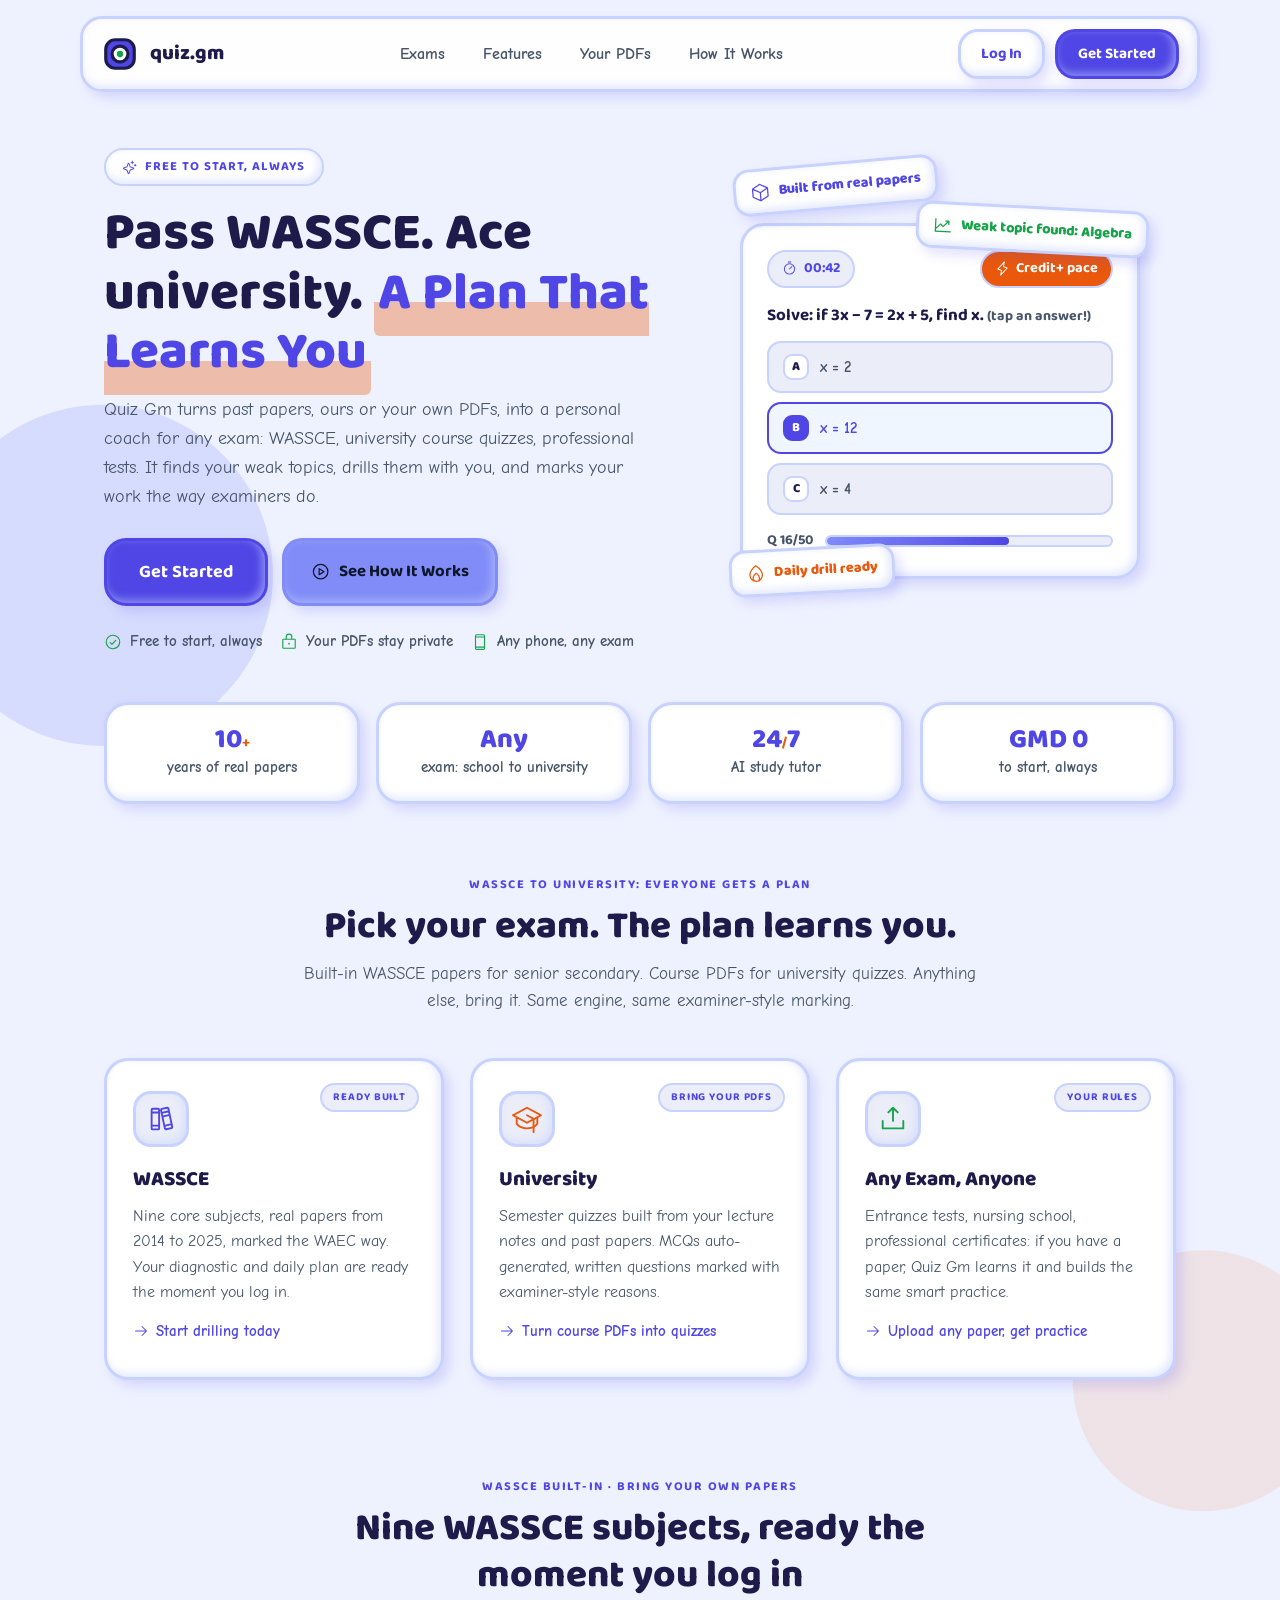
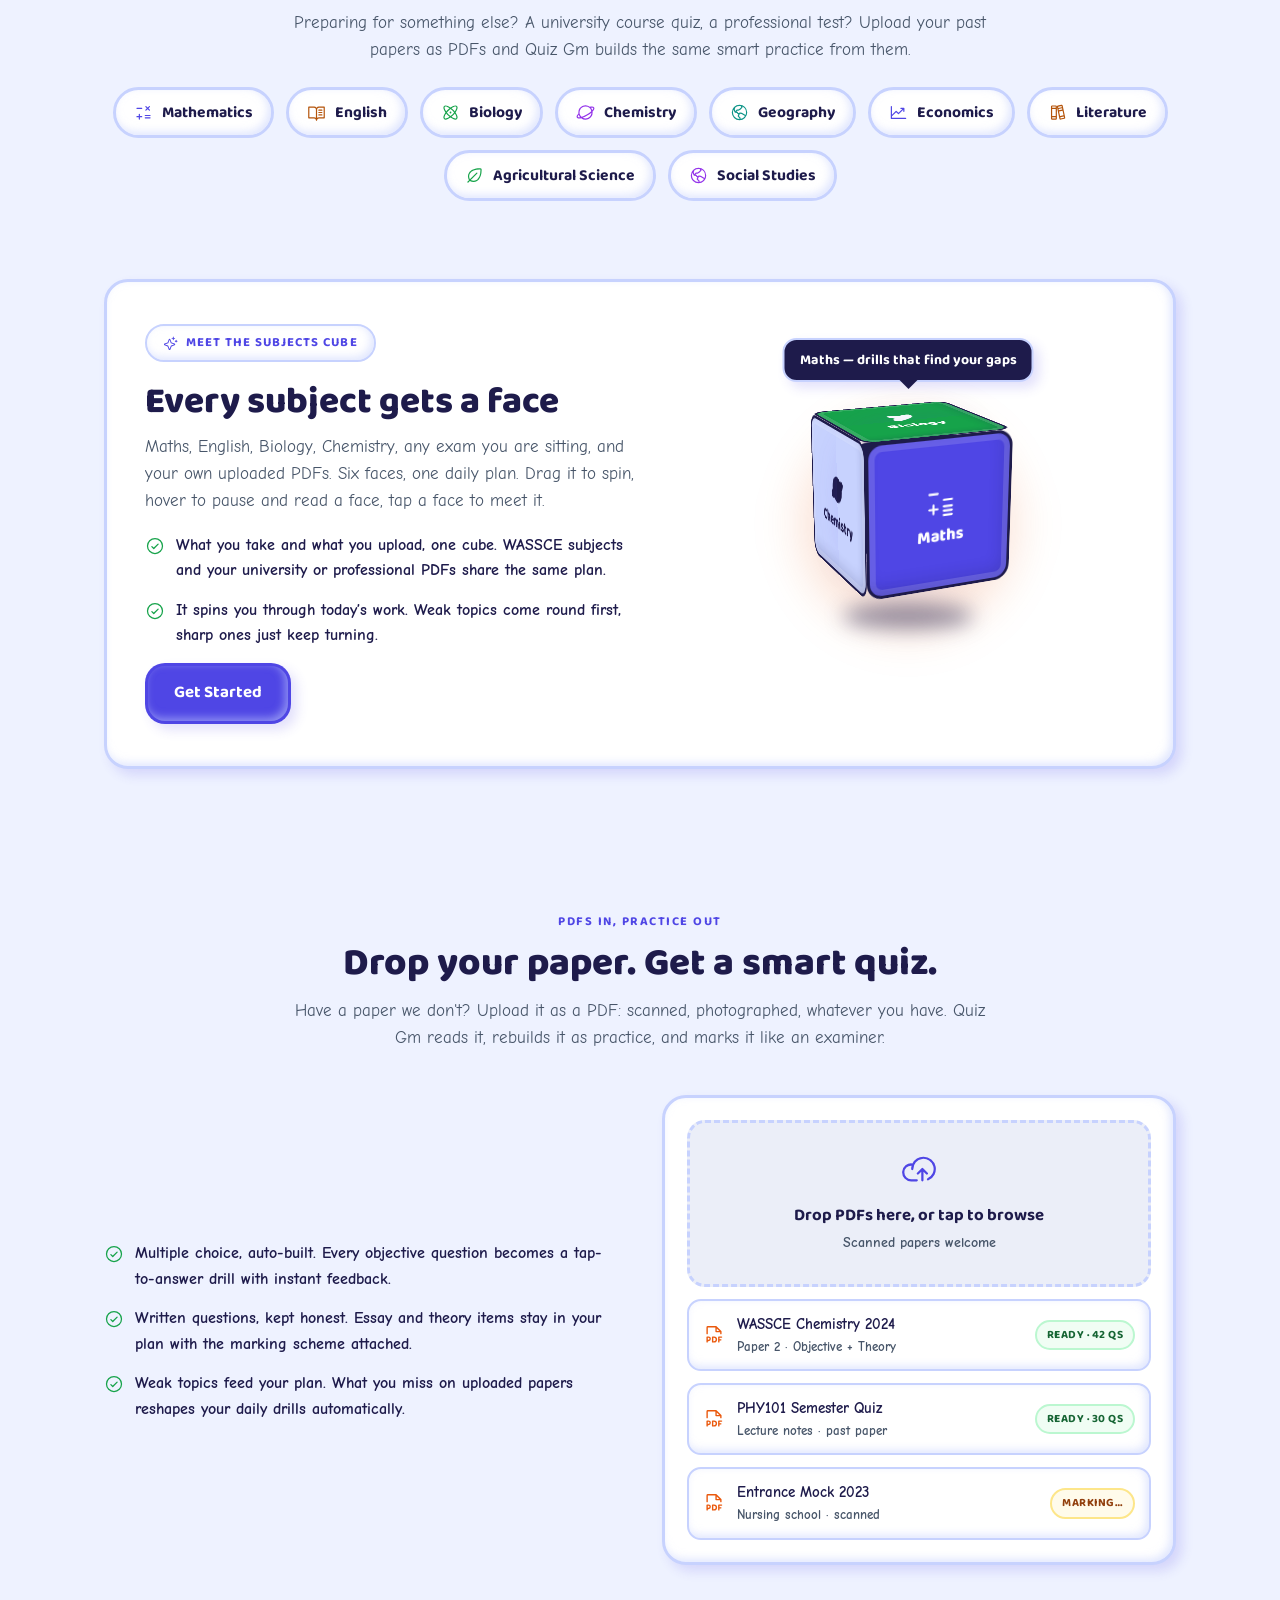
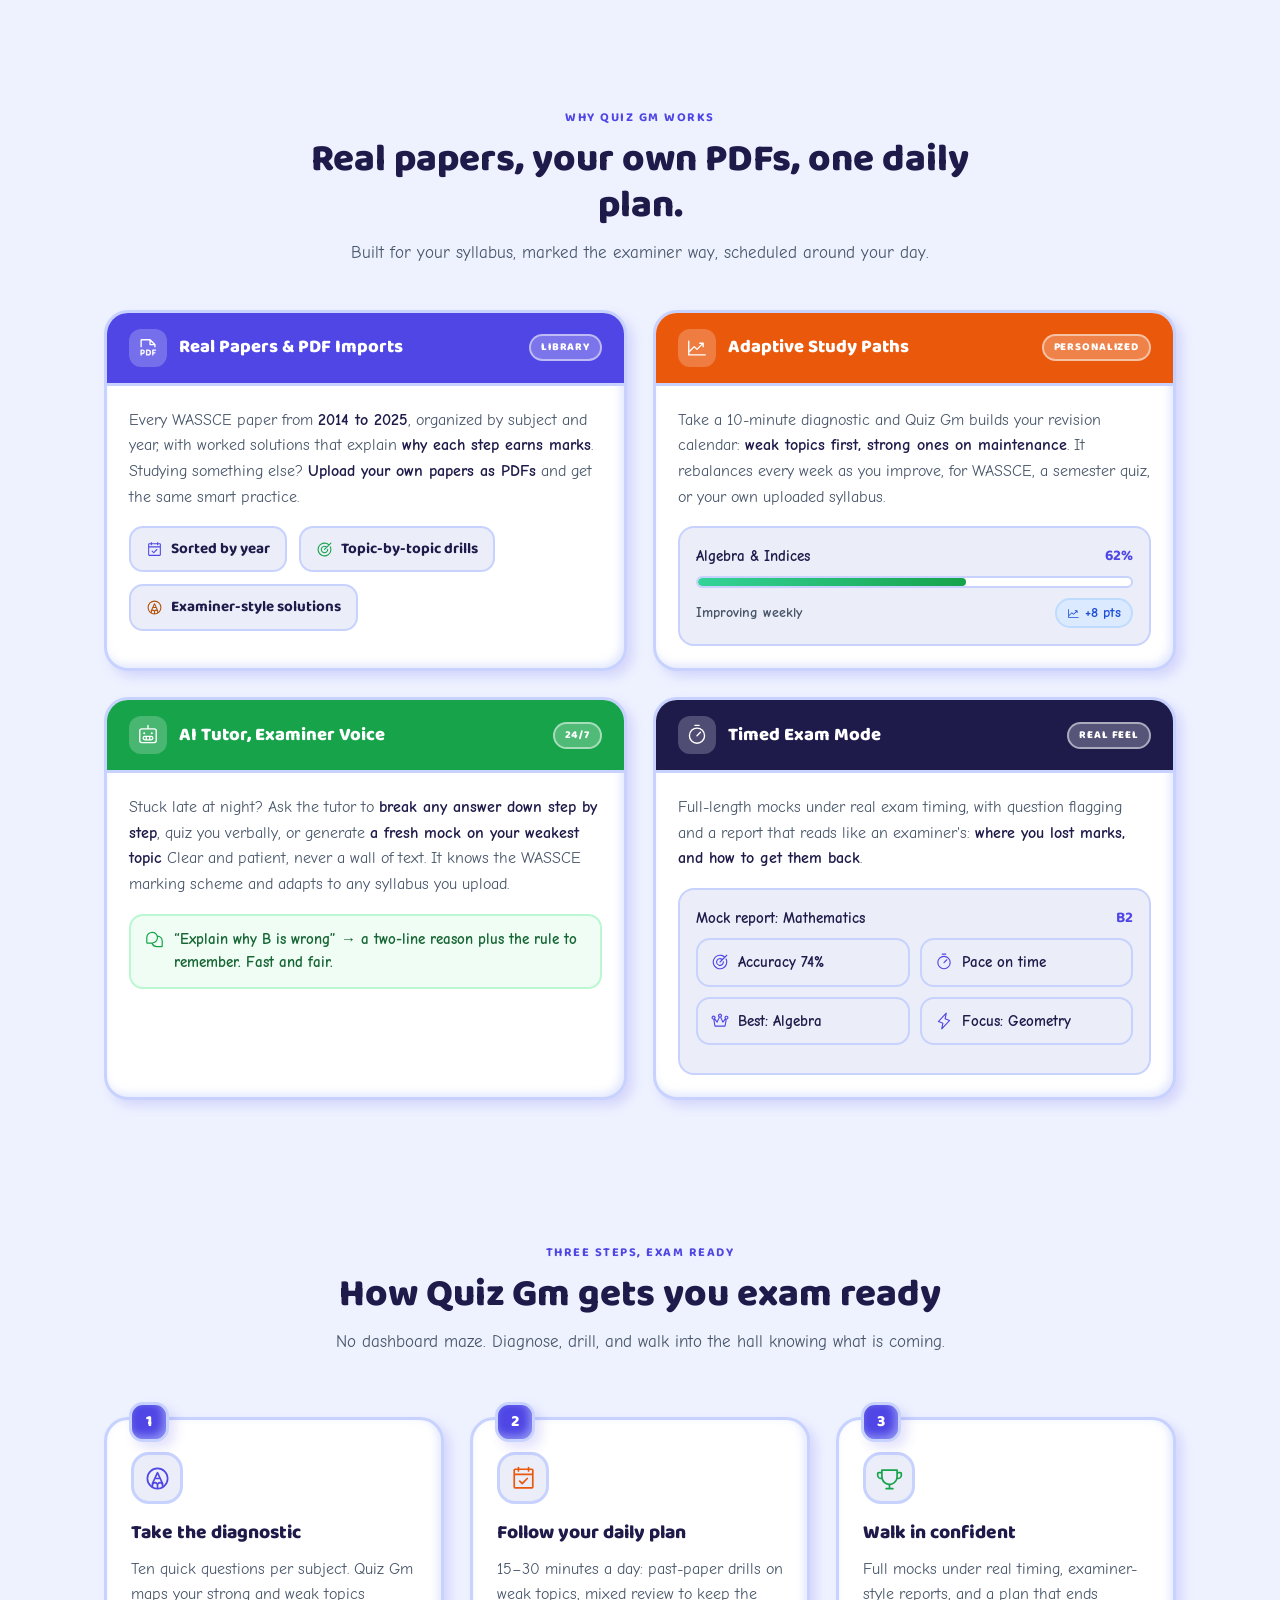
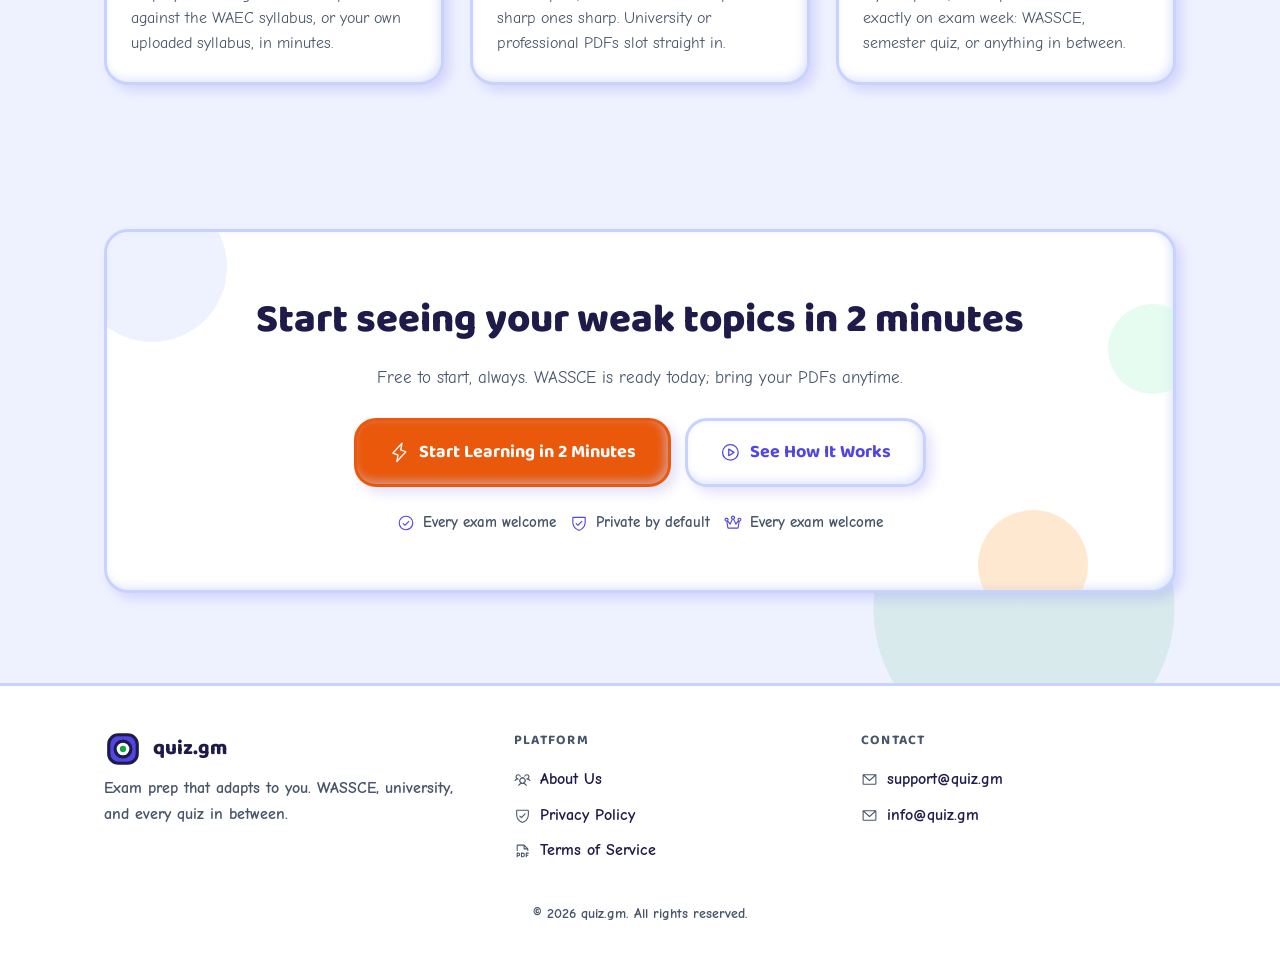
<file: index.html>
<!DOCTYPE html>
<html lang="en">
<head>
<meta charset="UTF-8">
<meta name="viewport" content="width=device-width, initial-scale=1.0">
<title>Quiz Gm &mdash; WASSCE, University &amp; Any Exam | A Plan That Learns You</title>
<meta name="description" content="WASSCE past papers from 2014 to 2025, your own PDFs turned into quizzes, and marking that shows where every mark went. Free to start, always.">
<meta name="keywords" content="WASSCE past papers, WAEC exam prep, university quiz practice, upload PDF past papers, AI study tutor, adaptive study paths, exam revision Gambia, entrance exam practice">
<meta name="author" content="Quiz Gm">
<link rel="canonical" href="https://quiz.quiz.gm/">
<meta property="og:title" content="Quiz Gm &mdash; WASSCE, University &amp; Any Exam | A Plan That Learns You">
<meta property="og:description" content="AI-personalized exam prep for WASSCE, university and beyond: real past papers or bring your own PDFs, adaptive study paths, examiner-style guidance. Free to start, always.">
<meta property="og:type" content="website">
<meta property="og:url" content="https://quiz.quiz.gm/">
<meta property="og:site_name" content="Quiz Gm">
<meta property="og:locale" content="en_GM">
<meta name="twitter:card" content="summary_large_image">
<meta name="twitter:title" content="Quiz Gm &mdash; A Plan That Learns You">
<meta name="twitter:description" content="WASSCE, university, any exam. Free to start, always.">
<script type="application/ld+json">
{"@context":"https://schema.org","@type":"WebApplication","name":"Quiz Gm","description":"Exam prep platform for WASSCE, university and professional tests: past papers from 2014 to 2025, your own PDFs turned into quizzes, and marking that shows where every mark went.","url":"https://quiz.quiz.gm","applicationCategory":"EducationalApplication","operatingSystem":"All","browserRequirements":"Requires JavaScript","offers":{"@type":"Offer","price":"0","priceCurrency":"GMD"},"author":{"@type":"Organization","name":"Quiz Gm"}}
</script>
<link rel="stylesheet" href="/css/theme.css?v=20260925b">
<link rel="stylesheet" href="/css/landing.css?v=20260925b">
<link rel="stylesheet" href="/css/cube.css?v=20260925b">
<link rel="stylesheet" href="/css/motion.css?v=20260925b">
</head>
<body>

<header class="navbar" id="navbar">
  <div class="nav-inner">
    <a href="/" class="nav-logo" aria-label="Quiz Gm Home">
      <svg class="logo-mark" viewBox="0 0 24 24" fill="none" xmlns="http://www.w3.org/2000/svg" aria-hidden="true"><rect x="3" y="3" width="18" height="18" rx="6" fill="#4F46E5" stroke="#1E1B4B" stroke-width="2"/><circle cx="12" cy="12" r="5" fill="#FFFFFF" stroke="#1E1B4B" stroke-width="2"/><circle cx="12" cy="12" r="2" fill="#16A34A"/></svg>
      <span>quiz.gm</span>
    </a>
    <button type="button" class="nav-toggle" aria-label="Toggle navigation menu" aria-controls="site-navigation" aria-expanded="false" onclick="toggleNav()">
      <span></span><span></span><span></span>
    </button>
    <nav class="nav-links" id="site-navigation" aria-label="Main Navigation">
      <a href="#exams">Exams</a>
      <a href="#features">Features</a>
      <a href="#past-papers">Your PDFs</a>
      <a href="#how">How It Works</a>
    </nav>
    <div class="nav-actions">
      <a href="#pricing" class="btn btn-ghost">Log In</a>
      <a href="#pricing" class="btn btn-primary">Get Started</a>
    </div>
  </div>
</header>

<main>
<section class="hero" aria-label="Introduction">
  <div class="container hero-grid">
    <div class="hero-content">
      <span class="badge"><i class="ph" data-icon="0" aria-hidden="true"></i> Free to start, always</span>
      <h1>Pass WASSCE. Ace university. <span class="hl">A Plan That Learns You</span></h1>
      <p class="lead">Quiz Gm turns past papers, ours or your own PDFs, into a personal coach for any exam: WASSCE, university course quizzes, professional tests. It finds your weak topics, drills them with you, and marks your work the way examiners do.</p>
      <div class="hero-ctas">
        <a href="#pricing" class="btn btn-primary btn-big"> Get Started</a>
        <a href="#how" class="btn btn-yellow"><i class="ph" data-icon="1" aria-hidden="true"></i> See How It Works</a>
      </div>
      <div class="trust-row" aria-label="Why it's safe to try">
        <span class="trust-item"><i class="ph" data-icon="2" aria-hidden="true"></i> Free to start, always</span>
        <span class="trust-item"><i class="ph" data-icon="3" aria-hidden="true"></i> Your PDFs stay private</span>
        <span class="trust-item"><i class="ph" data-icon="4" aria-hidden="true"></i> Any phone, any exam</span>
      </div>
    </div>
    <div class="hero-visual">
      <div class="card mock-card" id="mock-quiz" aria-label="Interactive preview: answer the question to see examiner-style feedback">
        <div class="mock-top">
          <span class="timer"><i class="ph" data-icon="5" aria-hidden="true"></i> 00:42</span>
          <span class="flag"><i class="ph" data-icon="6" aria-hidden="true"></i> Credit+ pace</span>
        </div>
        <p class="mock-q">Solve: if 3x &minus; 7 = 2x + 5, find x. <small style="color:var(--color-muted-foreground)">(tap an answer!)</small></p>
        <div class="mock-opt" data-correct="0" tabindex="0" role="button" aria-label="Option A: x equals 2"><span class="key">A</span> x = 2</div>
        <div class="mock-opt" data-correct="1" tabindex="0" role="button" aria-label="Option B: x equals 12"><span class="key">B</span> x = 12</div>
        <div class="mock-opt" data-correct="0" tabindex="0" role="button" aria-label="Option C: x equals 4"><span class="key">C</span> x = 4</div>
        <p class="mock-fb" aria-live="polite">
          <span class="ic-good"><i class="ph" data-icon="2" aria-hidden="true"></i></span>
          <span class="ic-bad"><i class="ph" data-icon="7" aria-hidden="true"></i></span>
          <span class="fb-text"></span>
        </p>
        <div class="mock-foot">
          <span class="n">Q 16/50</span>
          <div class="mock-bar"><i></i></div>
        </div>
        <span class="float-badge fb-3"><i class="ph" data-icon="8" aria-hidden="true"></i> Built from real papers</span>
        <span class="float-badge fb-1"><i class="ph" data-icon="9" aria-hidden="true"></i> Weak topic found: Algebra</span>
        <span class="float-badge fb-2"><i class="ph" data-icon="10" aria-hidden="true"></i> Daily drill ready</span>
      </div>
    </div>
  </div>
</section>

<section class="stats" aria-label="Platform highlights">
  <div class="container stats-row">
    <div class="card stat"><b>10<span class="u">+</span></b><span>years of real papers</span></div>
    <div class="card stat"><b>Any</b><span>exam: school to university</span></div>
    <div class="card stat"><b>24<span class="u">/</span>7</b><span>AI study tutor</span></div>
    <div class="card stat"><b>GMD 0</b><span>to start, always</span></div>
  </div>
</section>

<section id="exams" aria-label="Exams covered">
  <div class="container">
    <div class="section-head">
      <span class="kicker">WASSCE to university: everyone gets a plan</span>
      <h2>Pick your exam. The plan learns you.</h2>
      <p>Built-in WASSCE papers for senior secondary. Course PDFs for university quizzes. Anything else, bring it. Same engine, same examiner-style marking.</p>
    </div>
    <div class="exams-grid">
      <article class="card exam-card">
        <span class="exam-tag">Ready built</span>
        <span class="exam-ico"><i class="ph" data-icon="11" aria-hidden="true"></i></span>
        <h3>WASSCE</h3>
        <p>Nine core subjects, real papers from 2014 to 2025, marked the WAEC way. Your diagnostic and daily plan are ready the moment you log in.</p>
        <span class="mini"><i class="ph" data-icon="12" aria-hidden="true"></i> Start drilling today</span>
      </article>
      <article class="card exam-card alt">
        <span class="exam-tag">Bring your PDFs</span>
        <span class="exam-ico"><i class="ph" data-icon="13" aria-hidden="true"></i></span>
        <h3>University</h3>
        <p>Semester quizzes built from your lecture notes and past papers. MCQs auto-generated, written questions marked with examiner-style reasons.</p>
        <span class="mini"><i class="ph" data-icon="12" aria-hidden="true"></i> Turn course PDFs into quizzes</span>
      </article>
      <article class="card exam-card alt2">
        <span class="exam-tag">Your rules</span>
        <span class="exam-ico"><i class="ph" data-icon="14" aria-hidden="true"></i></span>
        <h3>Any Exam, Anyone</h3>
        <p>Entrance tests, nursing school, professional certificates: if you have a paper, Quiz Gm learns it and builds the same smart practice.</p>
        <span class="mini"><i class="ph" data-icon="12" aria-hidden="true"></i> Upload any paper, get practice</span>
      </article>
    </div>
  </div>
</section>

<section class="subjects-band" aria-label="WASSCE subjects covered">
  <div class="container">
    <div class="section-head" style="margin-bottom:24px">
      <span class="kicker">WASSCE built-in &middot; bring your own papers</span>
      <h2>Nine WASSCE subjects, ready the moment you log in</h2>
      <p>Preparing for something else? A university course quiz, a professional test? Upload your past papers as PDFs and Quiz Gm builds the same smart practice from them.</p>
    </div>
    <div class="subjects-row">
      <span class="sbj"><i class="ph" data-icon="15" aria-hidden="true"></i> Mathematics</span>
      <span class="sbj y"><i class="ph" data-icon="16" aria-hidden="true"></i> English</span>
      <span class="sbj g"><i class="ph" data-icon="17" aria-hidden="true"></i> Biology</span>
      <span class="sbj p"><i class="ph" data-icon="18" aria-hidden="true"></i> Chemistry</span>
      <span class="sbj t"><i class="ph" data-icon="19" aria-hidden="true"></i> Geography</span>
      <span class="sbj"><i class="ph" data-icon="9" aria-hidden="true"></i> Economics</span>
      <span class="sbj y"><i class="ph" data-icon="11" aria-hidden="true"></i> Literature</span>
      <span class="sbj g"><i class="ph" data-icon="20" aria-hidden="true"></i> Agricultural Science</span>
      <span class="sbj p"><i class="ph" data-icon="19" aria-hidden="true"></i> Social Studies</span>
    </div>
  </div>
</section>

<section id="subjects-cube" aria-label="Every subject in your plan">
  <div class="container">
    <div class="card cube-banner">
      <div class="cube-banner-copy">
        <span class="badge"><i class="ph" data-icon="33" aria-hidden="true"></i> Meet the Subjects Cube</span>
        <h2>Every subject gets a face</h2>
        <p>Maths, English, Biology, Chemistry, any exam you are sitting, and your own uploaded PDFs. Six faces, one daily plan. Drag it to spin, hover to pause and read a face, tap a face to meet it.</p>
        <ul class="paper-points">
          <li><i class="ph" data-icon="34" aria-hidden="true"></i> <span><b>What you take and what you upload, one cube.</b> WASSCE subjects and your university or professional PDFs share the same plan.</span></li>
          <li><i class="ph" data-icon="34" aria-hidden="true"></i> <span><b>It spins you through today&rsquo;s work.</b> Weak topics come round first, sharp ones just keep turning.</span></li>
        </ul>
        <a href="#pricing" class="btn btn-primary">Get Started</a>
      </div>
      <div class="cube-banner-visual" aria-hidden="true">
<div class="cube-stage">
  <div class="cube-aurora" aria-hidden="true"></div>
  <div class="cube-tip" id="cube-tip" role="status"></div>
  <div class="cube-obj" id="subjects-cube-obj" title="The Subjects Cube: hover to pause, tap to bounce" role="img" aria-label="Spinning cube of subjects: Maths, English, Biology, Chemistry, Any Exam, Your PDFs">
    <div class="cube-core" aria-hidden="true"></div>
    <div class="cube-spin">
      <div class="cube-tumble">
        <div class="cube-face front"><i class="ph" data-icon="35" aria-hidden="true"></i>Maths</div>
        <div class="cube-face back"><i class="ph" data-icon="36" aria-hidden="true"></i>English</div>
        <div class="cube-face right"><i class="ph" data-icon="37" aria-hidden="true"></i>Your PDFs</div>
        <div class="cube-face left"><i class="ph" data-icon="38" aria-hidden="true"></i>Chemistry</div>
        <div class="cube-face top"><i class="ph" data-icon="39" aria-hidden="true"></i>Biology</div>
        <div class="cube-face bottom"><i class="ph" data-icon="40" aria-hidden="true"></i>Any Exam</div>
      </div>
    </div>
  </div>
  <div class="cube-shadow" aria-hidden="true"></div>
</div>
      </div>
    </div>
  </div>
</section>

<section id="past-papers" aria-label="Upload your own papers">
  <div class="container">
    <div class="section-head">
      <span class="kicker">PDFs in, practice out</span>
      <h2>Drop your paper. Get a smart quiz.</h2>
      <p>Have a paper we don't? Upload it as a PDF: scanned, photographed, whatever you have. Quiz Gm reads it, rebuilds it as practice, and marks it like an examiner.</p>
    </div>
    <div class="papers-grid">
      <div>
        <ul class="paper-points">
          <li><i class="ph" data-icon="2" aria-hidden="true"></i> <span><b>Multiple choice, auto-built.</b> Every objective question becomes a tap-to-answer drill with instant feedback.</span></li>
          <li><i class="ph" data-icon="2" aria-hidden="true"></i> <span><b>Written questions, kept honest.</b> Essay and theory items stay in your plan with the marking scheme attached.</span></li>
          <li><i class="ph" data-icon="2" aria-hidden="true"></i> <span><b>Weak topics feed your plan.</b> What you miss on uploaded papers reshapes your daily drills automatically.</span></li>
        </ul>
      </div>
      <div class="card upload-panel" role="img" aria-label="Example of the PDF upload panel with processed papers">
        <div class="upload-drop">
          <i class="ph" data-icon="21" aria-hidden="true"></i>
          <b>Drop PDFs here, or tap to browse</b>
          <span>Scanned papers welcome</span>
        </div>
        <div class="file-row"><i class="ph" data-icon="22" aria-hidden="true"></i><span class="file-name">WASSCE Chemistry 2024 <small>Paper 2 &middot; Objective + Theory</small></span><span class="fstatus ok">Ready &middot; 42 Qs</span></div>
        <div class="file-row"><i class="ph" data-icon="22" aria-hidden="true"></i><span class="file-name">PHY101 Semester Quiz <small>Lecture notes &middot; past paper</small></span><span class="fstatus ok">Ready &middot; 30 Qs</span></div>
        <div class="file-row"><i class="ph" data-icon="22" aria-hidden="true"></i><span class="file-name">Entrance Mock 2023 <small>Nursing school &middot; scanned</small></span><span class="fstatus busy">Marking&hellip;</span></div>
      </div>
    </div>
  </div>
</section>

<section id="features" aria-label="Key Features">
  <div class="container">
    <div class="section-head">
      <span class="kicker">Why Quiz Gm works</span>
      <h2>Real papers, your own PDFs, one daily plan.</h2>
      <p>Built for your syllabus, marked the examiner way, scheduled around your day.</p>
    </div>
    <div class="features-grid">

      <article class="card fcard" id="papers-feature">
        <div class="fcard-head h-blue"><span class="hicon"><i class="ph" data-icon="22" aria-hidden="true"></i></span><span>Real Papers &amp; PDF Imports</span><span class="tag">Library</span></div>
        <div class="fcard-body">
          <p>Every WASSCE paper from <strong>2014 to 2025</strong>, organized by subject and year, with worked solutions that explain <strong>why each step earns marks</strong>. Studying something else? <strong>Upload your own papers as PDFs</strong> and get the same smart practice.</p>
          <div class="feature-chips">
            <span class="chip"><i class="ph" data-icon="23" aria-hidden="true"></i> Sorted by year</span>
            <span class="chip green"><i class="ph" data-icon="24" aria-hidden="true"></i> Topic-by-topic drills</span>
            <span class="chip amber"><i class="ph" data-icon="25" aria-hidden="true"></i> Examiner-style solutions</span>
          </div>
        </div>
      </article>

      <article class="card fcard" id="study-paths">
        <div class="fcard-head h-yellow"><span class="hicon"><i class="ph" data-icon="9" aria-hidden="true"></i></span><span>Adaptive Study Paths</span><span class="tag">Personalized</span></div>
        <div class="fcard-body">
          <p>Take a 10-minute diagnostic and Quiz Gm builds your revision calendar: <strong>weak topics first, strong ones on maintenance</strong>. It rebalances every week as you improve, for WASSCE, a semester quiz, or your own uploaded syllabus.</p>
          <div class="progress-panel" role="img" aria-label="Study progress example: Algebra and Indices 62 percent complete, improving weekly">
            <div class="progress-row"><span>Algebra &amp; Indices</span><span class="pct">62%</span></div>
            <div class="bar-bg"><div class="bar-fill"></div></div>
            <div class="progress-meta"><span>Improving weekly</span><span class="pbadge"><i class="ph" data-icon="9" aria-hidden="true"></i> +8 pts</span></div>
          </div>
        </div>
      </article>

      <article class="card fcard" id="ai-tutor">
        <div class="fcard-head h-green"><span class="hicon"><i class="ph" data-icon="26" aria-hidden="true"></i></span><span>AI Tutor, Examiner Voice</span><span class="tag">24/7</span></div>
        <div class="fcard-body">
          <p>Stuck late at night? Ask the tutor to <strong>break any answer down step by step</strong>, quiz you verbally, or generate <strong>a fresh mock on your weakest topic</strong> Clear and patient, never a wall of text. It knows the WASSCE marking scheme and adapts to any syllabus you upload.</p>
          <div class="ai-note">
            <i class="ph" data-icon="27" aria-hidden="true"></i>
            <span>&ldquo;Explain why B is wrong&rdquo; &rarr; a two-line reason plus the rule to remember. Fast and fair.</span>
          </div>
        </div>
      </article>

      <article class="card fcard" id="exam-mode">
        <div class="fcard-head h-dark"><span class="hicon"><i class="ph" data-icon="5" aria-hidden="true"></i></span><span>Timed Exam Mode</span><span class="tag">Real Feel</span></div>
        <div class="fcard-body">
          <p>Full-length mocks under real exam timing, with question flagging and a report that reads like an examiner's: <strong>where you lost marks, and how to get them back</strong>.</p>
          <div class="progress-panel">
            <div class="progress-row"><span>Mock report: Mathematics</span><span class="pct">B2</span></div>
            <div class="subject-grid" style="margin-bottom:12px">
              <span class="subject"><i class="ph" data-icon="24" aria-hidden="true"></i> Accuracy 74%</span>
              <span class="subject"><i class="ph" data-icon="5" aria-hidden="true"></i> Pace on time</span>
              <span class="subject"><i class="ph" data-icon="28" aria-hidden="true"></i> Best: Algebra</span>
              <span class="subject"><i class="ph" data-icon="6" aria-hidden="true"></i> Focus: Geometry</span>
            </div>
          </div>
        </div>
      </article>

    </div>
  </div>
</section>

<section id="how" aria-label="How it works">
  <div class="container">
    <div class="section-head">
      <span class="kicker">Three steps, exam ready</span>
      <h2>How Quiz Gm gets you exam ready</h2>
      <p>No dashboard maze. Diagnose, drill, and walk into the hall knowing what is coming.</p>
    </div>
    <div class="steps-grid">
      <div class="step card">
        <span class="num">1</span>
        <span class="sicon"><i class="ph" data-icon="25" aria-hidden="true"></i></span>
        <h3>Take the diagnostic</h3>
        <p>Ten quick questions per subject. Quiz Gm maps your strong and weak topics against the WAEC syllabus, or your own uploaded syllabus, in minutes.</p>
      </div>
      <div class="step card">
        <span class="num">2</span>
        <span class="sicon"><i class="ph" data-icon="23" aria-hidden="true"></i></span>
        <h3>Follow your daily plan</h3>
        <p>15&ndash;30 minutes a day: past-paper drills on weak topics, mixed review to keep the sharp ones sharp. University or professional PDFs slot straight in.</p>
      </div>
      <div class="step card">
        <span class="num">3</span>
        <span class="sicon"><i class="ph" data-icon="29" aria-hidden="true"></i></span>
        <h3>Walk in confident</h3>
        <p>Full mocks under real timing, examiner-style reports, and a plan that ends exactly on exam week: WASSCE, semester quiz, or anything in between.</p>
      </div>
    </div>
  </div>
</section>

<section id="pricing" class="cta-section" aria-label="Get started">
  <div class="container">
    <div class="card cta-card">
      <div class="cta-blobs" aria-hidden="true"><i></i><i></i><i></i></div>
      <h2>Start seeing your weak topics in 2 minutes</h2>
      <p>Free to start, always. WASSCE is ready today; bring your PDFs anytime.</p>
      <div class="cta-actions">
        <a href="#" class="btn btn-green btn-big" id="cta-start"><i class="ph" data-icon="6" aria-hidden="true"></i> Start Learning in 2 Minutes</a>
        <a href="#how" class="btn btn-ghost btn-big"><i class="ph" data-icon="1" aria-hidden="true"></i> See How It Works</a>
      </div>
      <div class="cta-chips" aria-label="What you get">
        <span class="trust-item"><i class="ph" data-icon="2" aria-hidden="true"></i> Every exam welcome</span>
        <span class="trust-item"><i class="ph" data-icon="30" aria-hidden="true"></i> Private by default</span>
        <span class="trust-item"><i class="ph" data-icon="28" aria-hidden="true"></i> Every exam welcome</span>
      </div>
    </div>
  </div>
</section>
</main>

<footer>
  <div class="container footer-grid">
    <div class="footer-brand">
      <a href="/" class="nav-logo" aria-label="Quiz Gm Home">
        <svg class="logo-mark" viewBox="0 0 24 24" fill="none" xmlns="http://www.w3.org/2000/svg" aria-hidden="true"><rect x="3" y="3" width="18" height="18" rx="6" fill="#4F46E5" stroke="#1E1B4B" stroke-width="2"/><circle cx="12" cy="12" r="5" fill="#FFFFFF" stroke="#1E1B4B" stroke-width="2"/><circle cx="12" cy="12" r="2" fill="#16A34A"/></svg>
        <span>quiz.gm</span>
      </a>
      <p>Exam prep that adapts to you. WASSCE, university, and every quiz in between.</p>
    </div>
    <div class="footer-col">
      <h4>Platform</h4>
      <a href="/about.html"><i class="ph" data-icon="31" aria-hidden="true"></i> About Us</a>
      <a href="/legal.html?doc=privacy"><i class="ph" data-icon="30" aria-hidden="true"></i> Privacy Policy</a>
      <a href="/legal.html?doc=terms"><i class="ph" data-icon="22" aria-hidden="true"></i> Terms of Service</a>
    </div>
    <div class="footer-col">
      <h4>Contact</h4>
      <a href="mailto:support@quiz.gm"><i class="ph" data-icon="32" aria-hidden="true"></i> support@quiz.gm</a>
      <a href="mailto:info@quiz.gm"><i class="ph" data-icon="32" aria-hidden="true"></i> info@quiz.gm</a>
    </div>
  </div>
  <div class="container"><p class="copyright">&copy; 2026 quiz.gm. All rights reserved.</p></div>
</footer>


<script src="/js/nav.js?v=20260925b"></script>
<script src="/js/mock-quiz.js?v=20260925b"></script>
<script src="/js/cube.js?v=20260925b"></script>
<script src="/js/motion.js?v=20260925b"></script>
<script src="/assets/icons.js?v=20260925b"></script>
</body>
</html>
</file>
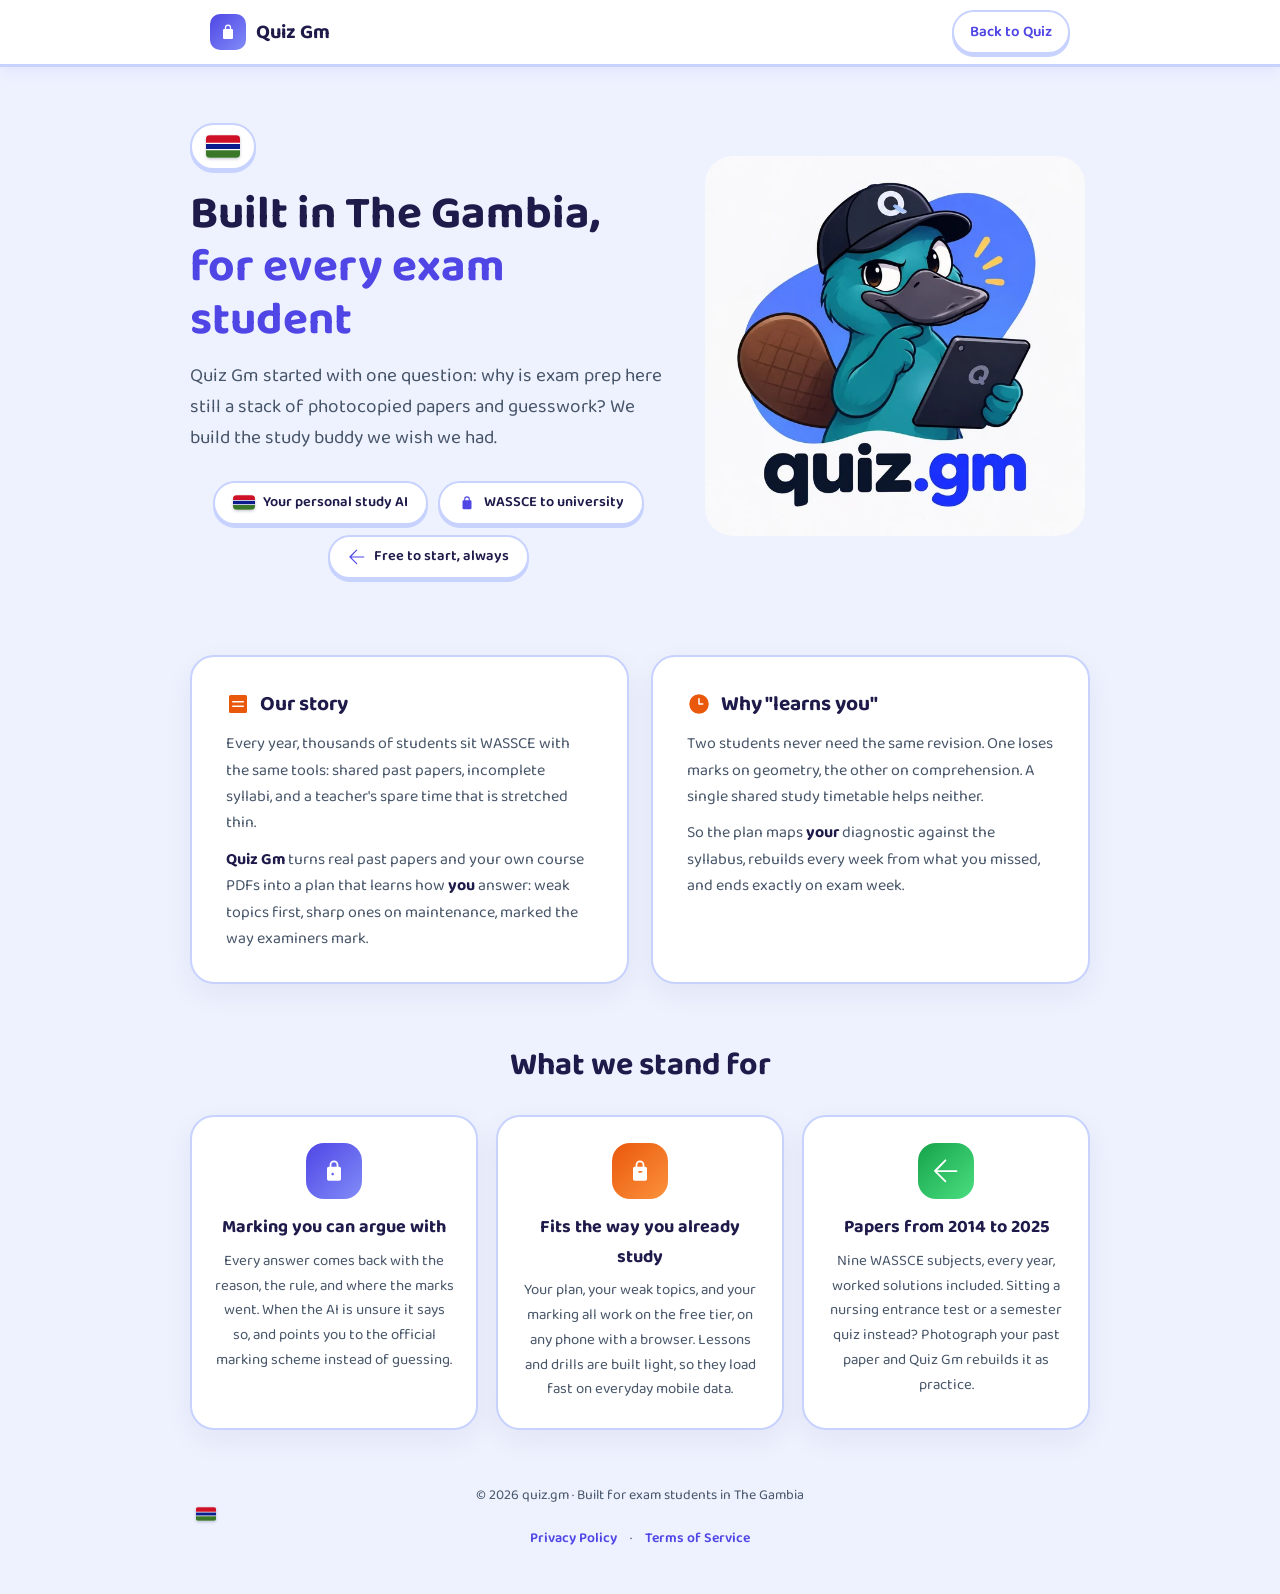
<file: about.html>
<!DOCTYPE html>
<html lang="en">
<head>
<meta charset="UTF-8">
<meta name="viewport" content="width=device-width, initial-scale=1">
<title>About Us | Quiz Gm</title>
<meta name="description" content="Quiz Gm: built in The Gambia for every exam student. Our story, our values, and the people behind it.">
<link rel="preconnect" href="https://fonts.googleapis.com">
<link rel="preconnect" href="https://fonts.gstatic.com" crossorigin>
<link href="https://fonts.googleapis.com/css2?family=Baloo+2:wght@400;500;600;700&display=swap" rel="stylesheet">
<link rel="stylesheet" href="/css/pages.css">
<style>
.flag-badge{display:inline-flex;align-items:center;gap:10px;background:var(--card);border:2px solid var(--border);border-radius:999px;padding:10px 14px;box-shadow:0 3px 0 var(--border);margin-bottom:18px}
.gm-flag{width:34px;height:23px;border-radius:4px;box-shadow:0 1px 3px rgba(30,27,75,.25);flex:0 0 auto;display:block}
.chip .gm-flag{width:22px;height:15px}
.foot .gm-flag{width:20px;height:14px;vertical-align:-2px;margin-left:6px;border-radius:2px}
.hero-grid{display:grid;grid-template-columns:1.1fr .9fr;gap:32px;align-items:center;text-align:left}
.hero-grid .hero-copy{text-align:left}
.hero-grid .lead{margin:0 0 6px}
.hero-mascot{display:grid;place-items:center}
.hero-mascot img{width:100%;max-width:380px;height:auto;border-radius:28px}
@media (max-width:700px){
  .hero-grid{grid-template-columns:1fr;gap:20px;text-align:center}
  .hero-grid .hero-copy{text-align:center}
  .hero-mascot img{max-width:240px}
}
.hero{padding:56px 0 40px;text-align:center}
.hero h1{font-size:clamp(30px,5.5vw,46px);line-height:1.15;margin-bottom:14px}
.hero h1 .accent{color:var(--primary)}
.hero p.lead{max-width:640px;margin:0 auto;color:var(--muted-fg);font-size:clamp(16px,2.5vw,19px)}
.chips{display:flex;flex-wrap:wrap;gap:10px;justify-content:center;margin:26px auto 0}
.chip{display:inline-flex;align-items:center;gap:8px;background:var(--card);border:2px solid var(--border);border-radius:999px;padding:8px 18px;font-weight:600;font-size:14.5px;color:var(--foreground);box-shadow:0 3px 0 var(--border)}
.chip svg{width:18px;height:18px;color:var(--primary);flex:none}
.story{padding:36px 0}
.story-grid{display:grid;grid-template-columns:1fr 1fr;gap:22px}
@media (max-width:700px){.story-grid{grid-template-columns:1fr}}
.story-card{padding:30px clamp(20px,4vw,34px)}
.story-card h2{font-size:21px;margin-bottom:10px;display:flex;align-items:center;gap:10px}
.story-card h2 svg{width:24px;height:24px;color:var(--accent);flex:none}
.story-card p{color:var(--muted-fg);font-size:16px}
.story-card p + p{margin-top:10px}
.story-card strong{color:var(--foreground)}
.values{padding:20px 0 44px}
.values h2.section{font-size:clamp(24px,4vw,32px);text-align:center;margin-bottom:22px}
.values-grid{display:grid;grid-template-columns:repeat(3,1fr);gap:18px}
@media (max-width:700px){.values-grid{grid-template-columns:1fr}}
.value-card{padding:26px 22px;text-align:center;transition:transform .18s ease}
.value-card:hover{transform:translateY(-4px)}
.value-icon{width:56px;height:56px;margin:0 auto 14px;border-radius:18px;display:grid;place-items:center;color:#fff}
.value-icon svg{width:28px;height:28px}
.value-icon.i1{background:linear-gradient(135deg,var(--primary),var(--secondary))}
.value-icon.i2{background:linear-gradient(135deg,var(--accent),#FB923C)}
.value-icon.i3{background:linear-gradient(135deg,var(--success),#4ADE80)}
.value-card h3{font-size:18px;margin-bottom:6px}
.value-card p{color:var(--muted-fg);font-size:15px}.foot .links{margin-top:6px}
.foot .links a{margin:0 10px}
.reveal{opacity:0;transform:translateY(18px);transition:opacity .5s ease,transform .5s ease}
.reveal.in{opacity:1;transform:translateY(0)}
</style>
</head>
<body>
<header class="nav">
  <div class="container nav-inner">
    <a class="logo" href="/">
      <span class="logo-mark" aria-hidden="true">
        <svg viewBox="0 0 256 256" fill="currentColor"><path d="M176,88h-8V72a40,40,0,0,0-80,0V88H80a16,16,0,0,0-16,16v96a16,16,0,0,0,16,16h96a16,16,0,0,0,16-16V104A16,16,0,0,0,176,88ZM104,72a24,24,0,0,1,48,0V88H104Z"/></svg>
      </span>
      Quiz Gm
    </a>
    <a class="back-btn" href="/">Back to Quiz</a>
  </div>
</header>

<main>
  <section class="hero container">
    <div class="hero-grid">
      <div class="hero-copy">
        <span class="flag-badge" title="Made in The Gambia"><svg class="gm-flag" viewBox="0 0 27 18" role="img" aria-label="Flag of The Gambia"><path fill="#fff" d="M0 0h27v18H0z"/><path fill="#ce1126" d="M0 0h27v6H0z"/><path fill="#0c1c8c" d="M0 7h27v4H0z"/><path fill="#3a7728" d="M0 12h27v6H0z"/></svg></span>
        <h1>Built in The Gambia,<br><span class="accent">for every exam student</span></h1>
        <p class="lead">Quiz Gm started with one question: why is exam prep here still a stack of photocopied papers and guesswork? We build the study buddy we wish we had.</p>
        <div class="chips">
          <span class="chip">
            <svg class="gm-flag" viewBox="0 0 27 18" role="img" aria-label="Flag of The Gambia"><path fill="#fff" d="M0 0h27v18H0z"/><path fill="#ce1126" d="M0 0h27v6H0z"/><path fill="#0c1c8c" d="M0 7h27v4H0z"/><path fill="#3a7728" d="M0 12h27v6H0z"/></svg>
            Your personal study AI
          </span>
          <span class="chip">
            <svg aria-hidden="true" viewBox="0 0 256 256" fill="currentColor"><path d="M176,88h-8V72a40,40,0,0,0-80,0v16H80a16,16,0,0,0-16,16v96a16,16,0,0,0,16,16h96a16,16,0,0,0,16-16V104A16,16,0,0,0,176,88ZM104,72a24,24,0,0,1,48,0v16H104Z"/></svg>
            WASSCE to university
          </span>
          <span class="chip">
            <svg aria-hidden="true" viewBox="0 0 256 256" fill="currentColor"><path d="M232,128a8,8,0,0,1-8,8H48l80.48,80.48a8,8,0,0,1-11.32,11.32l-96-96a8,8,0,0,1,0-11.32l96-96a8,8,0,0,1,11.32,11.32L48,120H224A8,8,0,0,1,232,128Z"/></svg>
            Free to start, always
          </span>
        </div>
      </div>
      <div class="hero-mascot">
        <picture>
          <source type="image/webp" srcset="/assets/img/mascot@thumb.webp 160w, /assets/img/mascot@half.webp 320w, /assets/img/mascot.webp 640w, /assets/img/mascot@2x.webp 800w" sizes="(max-width: 700px) 240px, 380px">
          <img src="/assets/img/mascot@half.webp" alt="Quiz Gm mascot: a thinking platypus wearing a Quiz Gm cap, holding a tablet with the Quiz Gm logo" width="380" height="380" decoding="async">
        </picture>
      </div>
    </div>
  </section>

  <section class="story container">
    <div class="story-grid">
      <div class="story-card clay-card reveal">
        <h2>
          <svg aria-hidden="true" viewBox="0 0 256 256" fill="currentColor"><path d="M208,32H48A16,16,0,0,0,32,48V208a16,16,0,0,0,16,16H208a16,16,0,0,0,16-16V48A16,16,0,0,0,208,32Zm-16,72a8,8,0,0,1-8,8H72a8,8,0,0,1,0-16H184A8,8,0,0,1,192,104Zm0,48a8,8,0,0,1-8,8H72a8,8,0,0,1,0-16H184A8,8,0,0,1,192,152Z"/></svg>
          Our story
        </h2>
        <p>Every year, thousands of students sit WASSCE with the same tools: shared past papers, incomplete syllabi, and a teacher's spare time that is stretched thin.</p>
        <p><strong>Quiz Gm</strong> turns real past papers and your own course PDFs into a plan that learns how <strong>you</strong> answer: weak topics first, sharp ones on maintenance, marked the way examiners mark.</p>
      </div>
      <div class="story-card clay-card reveal">
        <h2>
          <svg aria-hidden="true" viewBox="0 0 256 256" fill="currentColor"><path d="M128,24A104,104,0,1,0,232,128,104.11,104.11,0,0,0,128,24Zm40,112H128a8,8,0,0,1-8-8V72a8,8,0,0,1,16,0v48h32a8,8,0,0,1,0,16Z"/></svg>
          Why "learns you"
        </h2>
        <p>Two students never need the same revision. One loses marks on geometry, the other on comprehension. A single shared study timetable helps neither.</p>
        <p>So the plan maps <strong>your</strong> diagnostic against the syllabus, rebuilds every week from what you missed, and ends exactly on exam week.</p>
      </div>
    </div>
  </section>

  <section class="values container">
    <h2 class="section">What we stand for</h2>
    <div class="values-grid">
      <div class="value-card clay-card reveal">
        <span class="value-icon i1" aria-hidden="true">
          <svg viewBox="0 0 256 256" fill="currentColor"><path d="M176,88h-8V72a40,40,0,0,0-80,0v16H80a16,16,0,0,0-16,16v96a16,16,0,0,0,16,16h96a16,16,0,0,0,16-16V104A16,16,0,0,0,176,88ZM104,72a24,24,0,0,1,48,0v16H104Zm24,84a12,12,0,1,1-12-12A12,12,0,0,1,128,156Z"/></svg>
        </span>
        <h3>Marking you can argue with</h3>
        <p>Every answer comes back with the reason, the rule, and where the marks went. When the AI is unsure it says so, and points you to the official marking scheme instead of guessing.</p>
      </div>
      <div class="value-card clay-card reveal">
        <span class="value-icon i2" aria-hidden="true">
          <svg viewBox="0 0 256 256" fill="currentColor"><path d="M176,88h-8V72a40,40,0,0,0-80,0v16H80a16,16,0,0,0-16,16v96a16,16,0,0,0,16,16h96a16,16,0,0,0,16-16V104A16,16,0,0,0,176,88ZM104,72a24,24,0,0,1,48,0v16H104Zm40,64a8,8,0,0,1-8,8H120a8,8,0,0,1,0-16h24a8,8,0,0,1,8,8Z"/></svg>
        </span>
        <h3>Fits the way you already study</h3>
        <p>Your plan, your weak topics, and your marking all work on the free tier, on any phone with a browser. Lessons and drills are built light, so they load fast on everyday mobile data.</p>
      </div>
      <div class="value-card clay-card reveal">
        <span class="value-icon i3" aria-hidden="true">
          <svg viewBox="0 0 256 256" fill="currentColor"><path d="M232,128a8,8,0,0,1-8,8H48l80.48,80.48a8,8,0,0,1-11.32,11.32l-96-96a8,8,0,0,1,0-11.32l96-96a8,8,0,0,1,11.32,11.32L48,120H224A8,8,0,0,1,232,128Z"/></svg>
        </span>
        <h3>Papers from 2014 to 2025</h3>
        <p>Nine WASSCE subjects, every year, worked solutions included. Sitting a nursing entrance test or a semester quiz instead? Photograph your past paper and Quiz Gm rebuilds it as practice.</p>
      </div>
    </div>
  </section>

</main>

<footer class="foot container">
  <p>© 2026 quiz.gm · Built for exam students in The Gambia <svg class="gm-flag" viewBox="0 0 27 18" role="img" aria-label="Flag of The Gambia"><path fill="#fff" d="M0 0h27v18H0z"/><path fill="#ce1126" d="M0 0h27v6H0z"/><path fill="#0c1c8c" d="M0 7h27v4H0z"/><path fill="#3a7728" d="M0 12h27v6H0z"/></svg></p>
  <p class="links"><a href="/legal.html?doc=privacy">Privacy Policy</a> · <a href="/legal.html?doc=terms">Terms of Service</a></p>
</footer>

<script>
(function () {
  var els = document.querySelectorAll('.reveal');
  if (!('IntersectionObserver' in window) || matchMedia('(prefers-reduced-motion: reduce)').matches) {
    els.forEach(function (el) { el.classList.add('in'); });
    return;
  }
  var io = new IntersectionObserver(function (entries) {
    entries.forEach(function (e) {
      if (e.isIntersecting) { e.target.classList.add('in'); io.unobserve(e.target); }
    });
  }, { threshold: 0.15 });
  els.forEach(function (el, i) {
    el.style.transitionDelay = Math.min(i * 90, 270) + 'ms';
    io.observe(el);
  });
})();
</script>
</body>
</html>
</file>
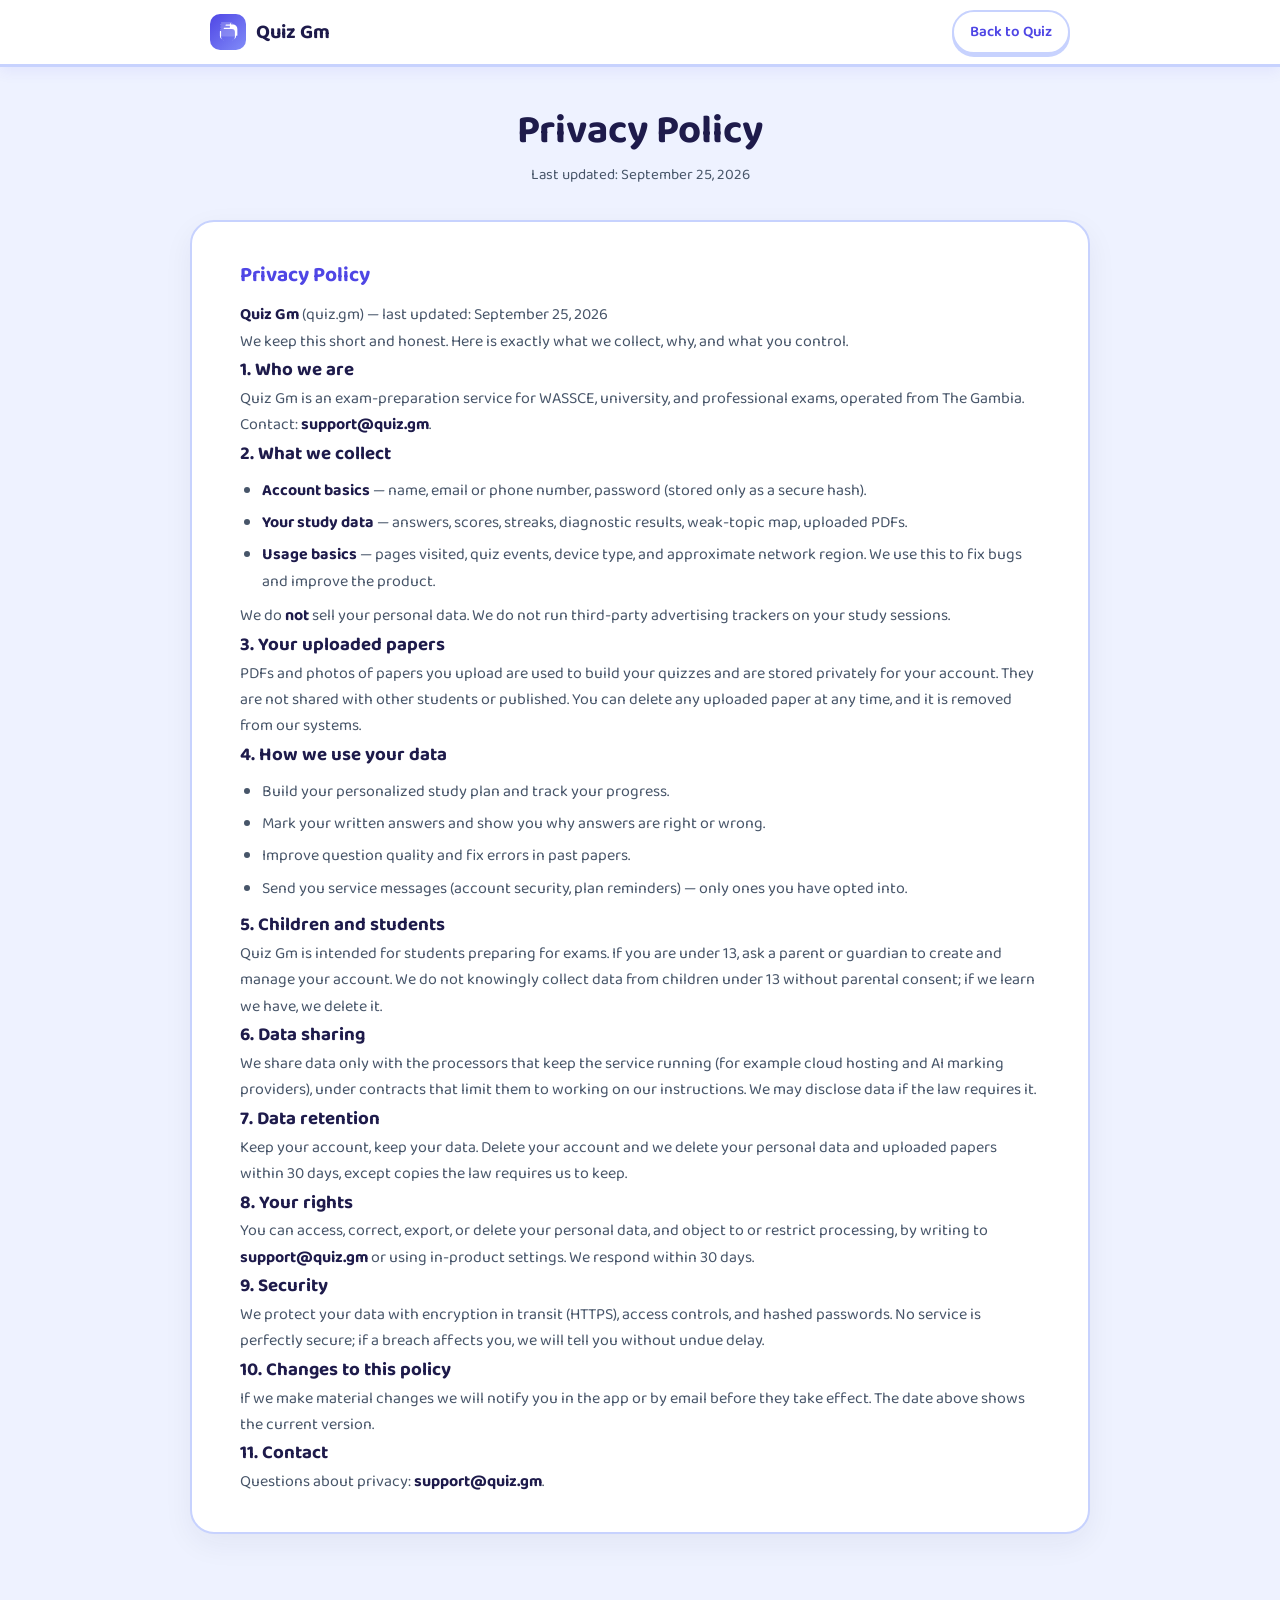
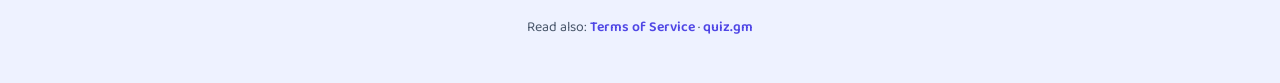
<file: legal.html>
<!DOCTYPE html>
<html lang="en">
<head>
<meta charset="UTF-8">
<meta name="viewport" content="width=device-width, initial-scale=1">
<title>Privacy Policy | Quiz Gm</title>
<meta name="description" content="Quiz Gm privacy policy: what we collect, why, and what you control. We never sell your personal data.">
<link rel="preconnect" href="https://fonts.googleapis.com">
<link rel="preconnect" href="https://fonts.gstatic.com" crossorigin>
<link href="https://fonts.googleapis.com/css2?family=Baloo+2:wght@400;500;600;700&display=swap" rel="stylesheet">
<link rel="stylesheet" href="/css/pages.css">
<style>
.doc{padding:40px 0 72px}
.doc-header{text-align:center;margin-bottom:32px}
.doc-header h1{font-size:clamp(28px,5vw,40px);line-height:1.2;margin-bottom:8px}
.doc-header .updated{color:var(--muted-fg);font-size:15px}
.doc-card{background:var(--card);border:2px solid var(--border);border-radius:24px;padding:36px clamp(20px,4vw,48px);box-shadow:0 10px 30px rgba(30,27,75,.06)}
.doc-card h2{font-size:21px;margin:28px 0 10px;color:var(--primary)}
.doc-card h2:first-child{margin-top:0}
.doc-card p,.doc-card li{color:var(--muted-fg);font-size:16px}
.doc-card ul,.doc-card ol{padding-left:22px;margin:8px 0}
.doc-card li{margin-bottom:6px}
.doc-card strong{color:var(--foreground)}
.doc-card a{color:var(--primary);font-weight:600}
.doc-card hr{border:none;border-top:2px dashed var(--border);margin:28px 0}
.md-content>*:first-child{margin-top:0}
@media (prefers-reduced-motion: reduce){*{transition:none!important;animation:none!important}}
</style>
</head>
<body>
<header class="nav">
  <div class="container nav-inner">
    <a class="logo" href="/">
      <span class="logo-mark" aria-hidden="true">
        <svg viewBox="0 0 256 256" fill="currentColor"><path d="M213.66,42.34l-64-64A8,8,0,0,0,144,-24H56A16,16,0,0,0,40,-8V24H32a8,8,0,0,0,0,16h8v16H32a8,8,0,0,0,0,16h8v16H32a8,8,0,0,0,0,16h8v16H32a8,8,0,0,0,0,16h8v32a16,16,0,0,0,16,16H200a16,16,0,0,0,16-16V48A8,8,0,0,0,213.66,42.34Z" opacity="0.2"/><path d="M248,88a56.06,56.06,0,0,0-56-56H168V24a8,8,0,0,0-16,0v8H104a8,8,0,0,0,0,16h48V72H80a8,8,0,0,0,0,16h96a40,40,0,0,1,40,40v64a40,40,0,0,1-40,40H80a40,40,0,0,1-40-40V120a8,8,0,0,0-16,0v56a56.06,56.06,0,0,0,56,56h96a56.06,56.06,0,0,0,56-56V168a8,8,0,0,0,16,0V144h0Z"/></svg>
      </span>
      Quiz Gm
    </a>
    <a class="back-btn" href="/">Back to Quiz</a>
  </div>
</header>

<main class="doc container">
  <div class="doc-header">
    <h1 id="doc-title">Privacy Policy</h1>
    <p class="updated" id="doc-updated"></p>
  </div>
  <article class="doc-card md-content" id="doc-content" aria-live="polite">
    <p>Loading document…</p>
  </article>
</main>

<footer class="foot container">
  <p>Read also: <a href="/terms.html" id="alt-link">Terms of Service</a> · <a href="/">quiz.gm</a></p>
</footer>

<script>
(function () {
  var params = new URLSearchParams(location.search);
  var isTerms = location.pathname.indexOf('terms') > -1 || params.get('doc') === 'terms';
  var src = isTerms ? '/terms.md' : '/privacy.md';
  if (isTerms) {
    document.getElementById('doc-title').textContent = 'Terms of Service';
    document.title = 'Terms of Service | Quiz Gm';
    var alt = document.getElementById('alt-link');
    alt.textContent = 'Privacy Policy'; alt.href = '/privacy.html';
  }
  var contentEl = document.getElementById('doc-content');
  var updatedEl = document.getElementById('doc-updated');

  function esc(s){return s.replace(/&/g,'&amp;').replace(/</g,'&lt;').replace(/>/g,'&gt;');}
  function inline(s){
    // JS-XSS-001: escape first, then add formatting; only safe URL schemes in links
    var t = esc(s);
    t = t.replace(/\*\*([^*]+)\*\*/g,'<strong>$1</strong>')
      .replace(/\*([^*]+)\*/g,'<em>$1</em>')
      .replace(/`([^`]+)`/g,'<code>$1</code>');
    t = t.replace(/\[([^\]]+)\]\(([^)\s]+)\)/g, function(m, label, url){
      var safe = /^(https?:|mailto:|\/#|\/$)/i.test(url) ? url : '#';
      return '<a href="' + safe + '">' + label + '</a>';
    });
    return t;
  }
  function md2html(md){
    var out=[], inList=false, inOl=false;
    md.split(/\n/).forEach(function(raw){
      var line=raw.trim();
      var h=line.match(/^(#{1,4})\s+(.*)/);
      var liUl=line.match(/^[-*]\s+(.*)/);
      var liOl=line.match(/^(\d+)\.\s+(.*)/);
      var isHr=/^(-{3,}|\*{3,})$/.test(line);
      if(isHr){ if(inList){out.push(inOl?'</ol>':'</ul>');inList=false;} out.push('<hr>'); return; }
      if(h){
        if(inList){out.push(inOl?'</ol>':'</ul>');inList=false;}
        var lvl=h[1].length+1; out.push('<h'+lvl+'>'+inline(h[2])+'</h'+lvl+'>'); return;
      }
      if(liUl){
        if(inList&&inOl){out.push('</ol>');inOl=false;}
        if(!inList){out.push('<ul>');inList=true;}
        out.push('<li>'+inline(liUl[1])+'</li>'); return;
      }
      if(liOl){
        if(inList&&!inOl){out.push('</ul>');}
        if(!inList){out.push('<ol>');inList=true;inOl=true;}
        out.push('<li>'+inline(liOl[2])+'</li>'); return;
      }
      if(!line){
        if(inList){out.push(inOl?'</ol>':'</ul>');inList=false;}
        return;
      }
      if(inList){out.push(inOl?'</ol>':'</ul>');inList=false;}
      out.push('<p>'+inline(line)+'</p>');
    });
    if(inList) out.push(inOl?'</ol>':'</ul>');
    return out.join('\n');
  }

  fetch(src)
    .then(function(r){ if(!r.ok) throw new Error(r.status); return r.text(); })
    .then(function(md){
      var m = md.match(/last updated:\s*([A-Za-z]+ \d+, \d{4})/i);
      if(m) updatedEl.textContent = 'Last updated: ' + m[1];
      contentEl.innerHTML = md2html(md);
    })
    .catch(function(){
      contentEl.innerHTML = '<p>Could not load this document. Please try again or contact <strong>support@quiz.gm</strong>.</p>';
    });
})();
</script>
</body>
</html>
</file>
<file: css/theme.css>
@import url('https://fonts.googleapis.com/css2?family=Baloo+2:wght@400;500;600;700;800&family=Comic+Neue:wght@400;700&display=swap');
:root {
  --color-primary:#4F46E5; --color-on-primary:#FFFFFF; --color-secondary:#818CF8; --color-on-secondary:#0F172A;
  --color-accent:#EA580C; --color-on-accent:#FFFFFF; --color-success:#16A34A; --color-on-success:#FFFFFF;
  --color-background:#EEF2FF; --color-foreground:#1E1B4B;
  --color-card:#FFFFFF; --color-card-foreground:#1E1B4B; --color-muted:#EBEEF8; --color-muted-foreground:#475569;
  --color-border:#C7D2FE; --ring:#4F46E5; --radius-card:24px; --radius-btn:20px; --border-w:3px;
  --shadow-inner:inset -3px -3px 8px rgba(199,210,254,.55);
  --shadow-outer:6px 6px 12px rgba(79,70,229,.16);
  --shadow-press:inset 3px 3px 8px rgba(79,70,229,.25), inset -2px -2px 6px rgba(255,255,255,.7);
  --ease-pop:cubic-bezier(.34,1.4,.64,1);
}
* { margin:0; padding:0; box-sizing:border-box; }
html { scroll-behavior:smooth; }
body {
  background: var(--color-background);
  background-image: radial-gradient(circle at 8% 10%, rgba(129,140,248,.22) 0 170px, transparent 171px),
                    radial-gradient(circle at 94% 24%, rgba(234,88,12,.10) 0 130px, transparent 131px),
                    radial-gradient(circle at 80% 94%, rgba(22,163,74,.10) 0 150px, transparent 151px);
  color: var(--color-foreground);
  font-family:'Comic Neue','Segoe UI',sans-serif; line-height:1.6;
  padding-top: 92px;
}
h1,h2,h3,.btn,.chip,.badge,.nav-logo span,.stat b,.kicker,.exam-tag,.fstatus { font-family:'Baloo 2','Comic Neue',sans-serif; }
.container { max-width:1120px; margin:0 auto; padding:0 24px; }
section { padding: 72px 0; }
section[id] { scroll-margin-top:110px; }

.card { background:var(--color-card); color:var(--color-card-foreground); border:var(--border-w) solid var(--color-border); border-radius:var(--radius-card); box-shadow:var(--shadow-inner), var(--shadow-outer); }
.btn {
  display:inline-flex; align-items:center; gap:9px; justify-content:center;
  padding:14px 26px; border-radius:var(--radius-btn); cursor:pointer;
  font-weight:700; font-size:1.05rem; text-decoration:none; border:var(--border-w) solid transparent;
  box-shadow:var(--shadow-inner), var(--shadow-outer);
  transition:transform .2s var(--ease-pop), box-shadow .2s ease-out, filter .2s ease;
}
.btn svg { width:1.15em; height:1.15em; flex:0 0 auto; }
.btn:hover { transform:translateY(-2px) scale(1.02); filter:brightness(1.05); }
.btn:active { transform:scale(.97); box-shadow:var(--shadow-press); }
.btn:focus-visible { outline:3px solid var(--ring); outline-offset:3px; }
.btn-primary { background:var(--color-primary); color:var(--color-on-primary); }
.btn-yellow { background:var(--color-secondary); color:var(--color-on-secondary); }
.btn-green { background:var(--color-accent); color:var(--color-on-accent); }
.btn-ghost { background:var(--color-card); color:var(--color-primary); border-color:var(--color-border); }
.btn-big { padding:17px 32px; font-size:1.13rem; border-radius:22px; }
.btn-block { width:100%; }
.badge { display:inline-flex; align-items:center; gap:8px; font-size:.8rem; font-weight:700; letter-spacing:.08em; text-transform:uppercase; color:var(--color-primary); background:var(--color-card); border:2px solid var(--color-border); border-radius:999px; padding:7px 16px; box-shadow:var(--shadow-inner); }
.badge svg { width:15px; height:15px; }
.badge .dot { width:9px; height:9px; border-radius:50%; background:var(--color-success); }

.navbar { position:fixed; top:16px; left:0; right:0; z-index:50; }
.nav-inner { max-width:1120px; margin:0 auto; padding:10px 18px; display:flex; align-items:center; justify-content:space-between; gap:16px; background:rgba(255,255,255,.92); border:var(--border-w) solid var(--color-border); border-radius:22px; box-shadow:var(--shadow-inner), var(--shadow-outer); backdrop-filter:blur(6px); }
.nav-logo { display:flex; align-items:center; gap:11px; text-decoration:none; color:var(--color-foreground); }
.logo-mark { width:38px; height:38px; flex:0 0 auto; }
.nav-logo span { font-size:1.28rem; font-weight:800; }
.nav-links { display:flex; gap:6px; }
.nav-links a { padding:9px 16px; border-radius:14px; text-decoration:none; color:var(--color-muted-foreground); font-weight:700; font-size:.98rem; transition:background .2s ease, color .2s ease; }
.nav-links a:hover { background:var(--color-muted); color:var(--color-primary); }
.nav-links a:focus-visible { outline:3px solid var(--ring); outline-offset:2px; }
.nav-actions { display:flex; gap:10px; }
.nav-actions .btn { padding:10px 20px; font-size:.95rem; }
.nav-toggle { display:none; background:none; border:0; cursor:pointer; padding:10px; }
.nav-toggle span { display:block; width:24px; height:3px; border-radius:2px; background:var(--color-foreground); margin:4px 0; }
.nav-toggle:focus-visible { outline:3px solid var(--ring); border-radius:8px; }
.navbar.open .nav-toggle span:nth-child(1){ transform:translateY(7px) rotate(45deg); }
.navbar.open .nav-toggle span:nth-child(2){ opacity:0; }
.navbar.open .nav-toggle span:nth-child(3){ transform:translateY(-7px) rotate(-45deg); }

i.ph{display:inline-block;width:1.15em;height:1.15em;vertical-align:-0.15em;}
svg.ph-svg{display:inline-block;vertical-align:-0.15em;}
</file>
<file: css/landing.css>
.hero { padding:56px 0 40px; }
.hero-grid { display:grid; grid-template-columns:1.08fr .92fr; gap:48px; align-items:center; }
.hero h1 { font-size:clamp(2.1rem,4.6vw,3.3rem); line-height:1.12; font-weight:800; margin:18px 0 14px; }
.hero h1 .hl { color:var(--color-primary); background:linear-gradient(transparent 60%, rgba(234,88,12,.35) 60%); border-radius:6px; padding:0 4px; }
.hero p.lead { font-size:1.13rem; color:var(--color-muted-foreground); max-width:52ch; margin-bottom:26px; }
.hero-ctas { display:flex; gap:14px; flex-wrap:wrap; }
.trust-row { display:flex; gap:18px; flex-wrap:wrap; margin-top:24px; }
.trust-item { display:inline-flex; align-items:center; gap:8px; font-weight:700; font-size:.93rem; color:var(--color-muted-foreground); }
.trust-item svg { width:18px; height:18px; color:var(--color-success); flex:0 0 auto; }
.hero-visual { display:flex; justify-content:center; }
.mock-card { width:100%; max-width:400px; padding:24px; position:relative; }
.mock-top { display:flex; align-items:center; justify-content:space-between; margin-bottom:16px; gap:8px; flex-wrap:wrap; }
.mock-top .timer { display:inline-flex; align-items:center; gap:7px; font-family:'Baloo 2'; font-weight:700; font-size:.9rem; color:var(--color-primary); background:var(--color-muted); border:2px solid var(--color-border); border-radius:999px; padding:5px 13px; }
.mock-top .timer svg { width:15px; height:15px; }
.mock-top .flag { display:inline-flex; align-items:center; gap:6px; font-family:'Baloo 2'; font-weight:700; font-size:.9rem; color:var(--color-on-accent); background:var(--color-accent); border:2px solid var(--color-border); border-radius:999px; padding:5px 13px; }
.mock-top .flag svg { width:15px; height:15px; }
.mock-q { font-family:'Baloo 2'; font-weight:700; font-size:1.06rem; line-height:1.4; margin-bottom:14px; }
.mock-opt { display:flex; align-items:center; gap:11px; padding:11px 14px; margin-bottom:9px; border:2px solid var(--color-border); border-radius:14px; font-weight:700; font-size:.95rem; background:var(--color-muted); color:var(--color-muted-foreground); cursor:pointer; transition:border-color .2s ease, background .2s ease, color .2s ease; }
.mock-opt:hover, .mock-opt:focus-visible { border-color:var(--color-primary); color:var(--color-primary); background:#EFF6FF; outline:none; }
.mock-opt .key { width:26px; height:26px; border-radius:9px; flex:0 0 auto; display:flex; align-items:center; justify-content:center; background:var(--color-card); border:2px solid var(--color-border); font-family:'Baloo 2'; font-weight:800; font-size:.8rem; color:var(--color-foreground); transition:inherit; }
.mock-opt.pick { background:#EFF6FF; border-color:var(--color-primary); color:var(--color-primary); }
.mock-opt.pick .key { background:var(--color-primary); border-color:var(--color-primary); color:#fff; }
.mock-opt.reveal { background:#F0FDF4; border-color:var(--color-success); color:#166534; }
.mock-opt.reveal .key { background:var(--color-success); border-color:var(--color-success); color:#fff; }
.mock-opt.wrong { background:#FEF2F2; border-color:#FCA5A5; color:#B91C1C; }
.mock-opt.wrong .key { background:#DC2626; border-color:#DC2626; color:#fff; }
.mock-fb { display:none; align-items:flex-start; gap:9px; margin-top:12px; padding:11px 14px; border-radius:14px; border:2px solid; font-weight:700; font-size:.93rem; }
.mock-fb.show { display:flex; }
.mock-fb svg { width:18px; height:18px; flex:0 0 auto; margin-top:2px; }
.mock-fb.good { background:#F0FDF4; border-color:#BBF7D0; color:#166534; }
.mock-fb.good svg { color:var(--color-success); }
.mock-fb.bad { background:#FEF2F2; border-color:#FECACA; color:#B91C1C; }
.mock-fb.bad .ic-good { display:none; }
.mock-fb.good .ic-bad { display:none; }
.mock-foot { display:flex; align-items:center; gap:12px; margin-top:14px; }
.mock-bar { flex:1; height:12px; background:var(--color-muted); border:2px solid var(--color-border); border-radius:99px; overflow:hidden; }
.mock-bar i { display:block; height:100%; width:64%; border-radius:99px; background:linear-gradient(90deg,#818CF8,var(--color-primary)); transition:width .5s var(--ease-pop); }
.mock-foot .n { font-family:'Baloo 2'; font-weight:700; font-size:.88rem; color:var(--color-muted-foreground); }
.float-badge { position:absolute; display:inline-flex; align-items:center; gap:8px; font-family:'Baloo 2'; font-weight:800; font-size:.9rem; background:var(--color-card); border:3px solid var(--color-border); border-radius:16px; padding:9px 14px; box-shadow:var(--shadow-inner), var(--shadow-outer); }
.float-badge svg { width:20px; height:20px; }
.fb-1 { top:-20px; right:-12px; color:var(--color-success); transform:rotate(3deg); }
.fb-2 { bottom:-18px; left:-14px; color:var(--color-accent); transform:rotate(-3deg); }
.fb-3 { top:-64px; left:-10px; color:var(--color-primary); transform:rotate(-5deg); }

.stats { padding:8px 0 0; }
.stats-row { display:grid; grid-template-columns:repeat(4,1fr); gap:16px; }
.stat { text-align:center; padding:20px 12px; }
.stat b { display:block; font-size:1.7rem; font-weight:800; color:var(--color-primary); line-height:1.1; }
.stat b .u { color:var(--color-accent); }
.stat span { font-size:.92rem; color:var(--color-muted-foreground); font-weight:700; }

.section-head { text-align:center; max-width:700px; margin:0 auto 44px; }
.section-head h2 { font-size:clamp(1.7rem,3.4vw,2.4rem); font-weight:800; line-height:1.2; margin-bottom:10px; }
.section-head p { color:var(--color-muted-foreground); font-size:1.06rem; }
.kicker { display:block; text-transform:uppercase; letter-spacing:.12em; font-size:.78rem; font-weight:700; color:var(--color-primary); margin-bottom:8px; }

.exams-grid { display:grid; grid-template-columns:repeat(3,1fr); gap:26px; }
.exam-card { padding:30px 26px; position:relative; }
.exam-ico { width:56px; height:56px; border-radius:18px; background:var(--color-muted); border:3px solid var(--color-border); display:flex; align-items:center; justify-content:center; margin-bottom:16px; box-shadow:var(--shadow-inner); }
.exam-ico svg { width:30px; height:30px; color:var(--color-primary); }
.exam-card.alt .exam-ico svg { color:var(--color-accent); }
.exam-card.alt2 .exam-ico svg { color:var(--color-success); }
.exam-tag { position:absolute; top:22px; right:22px; font-size:.68rem; letter-spacing:.08em; text-transform:uppercase; font-weight:700; color:var(--color-primary); background:var(--color-muted); border:2px solid var(--color-border); padding:4px 11px; border-radius:999px; }
.exam-card h3 { font-size:1.3rem; font-weight:800; margin-bottom:8px; }
.exam-card p { color:var(--color-muted-foreground); font-size:.98rem; }
.exam-card .mini { margin-top:14px; font-weight:700; font-size:.95rem; color:var(--color-primary); display:inline-flex; gap:7px; align-items:center; }
.exam-card .mini svg { width:16px; height:16px; }

.subjects-band { padding:26px 0 6px; }
.subjects-row { display:flex; flex-wrap:wrap; gap:12px; justify-content:center; }
.sbj { display:inline-flex; align-items:center; gap:9px; padding:10px 18px; background:var(--color-card); border:3px solid var(--color-border); border-radius:999px; font-family:'Baloo 2'; font-weight:700; font-size:.98rem; box-shadow:var(--shadow-inner); }
.sbj svg { width:19px; height:19px; color:var(--color-primary); }
.sbj.g svg { color:var(--color-success); } .sbj.y svg { color:#B45309; } .sbj.p svg { color:#9333EA; } .sbj.t svg { color:#0D9488; }

.features-grid { display:grid; grid-template-columns:repeat(2,1fr); gap:26px; }
.fcard { padding:0; overflow:hidden; }
.fcard-head { display:flex; align-items:center; gap:12px; padding:16px 22px; color:#fff; font-family:'Baloo 2'; font-weight:800; font-size:1.15rem; border-bottom:var(--border-w) solid var(--color-border); }
.fcard-head .hicon { width:38px; height:38px; border-radius:12px; display:flex; align-items:center; justify-content:center; background:rgba(255,255,255,.22); flex:0 0 auto; }
.fcard-head .hicon svg { width:22px; height:22px; }
.fcard-head span.tag { margin-left:auto; font-size:.68rem; letter-spacing:.08em; text-transform:uppercase; background:rgba(255,255,255,.25); border:2px solid rgba(255,255,255,.5); padding:3px 10px; border-radius:999px; font-family:'Baloo 2'; }
.fcard-body { padding:22px; }
.fcard-body p { color:var(--color-muted-foreground); margin-bottom:16px; }
.fcard-body p strong { color:var(--color-foreground); }
.h-blue { background:var(--color-primary); } .h-yellow { background:var(--color-accent); }
.h-green { background:var(--color-success); } .h-dark { background:var(--color-foreground); }

.feature-chips { display:flex; gap:12px; flex-wrap:wrap; }
.chip { display:inline-flex; align-items:center; gap:8px; font-weight:700; font-size:.95rem; padding:9px 15px; background:var(--color-muted); border:2px solid var(--color-border); border-radius:14px; }
.chip svg { width:17px; height:17px; color:var(--color-primary); }
.chip.green svg { color:var(--color-success); } .chip.amber svg { color:#B45309; }

.paper-points { list-style:none; margin-top:18px; }
.paper-points li { display:flex; align-items:flex-start; gap:11px; font-weight:700; font-size:1rem; margin-bottom:14px; }
.paper-points li svg { width:20px; height:20px; color:var(--color-success); flex:0 0 auto; margin-top:3px; }
.paper-points li span b { color:var(--color-foreground); }
.papers-grid { display:grid; grid-template-columns:1fr 1fr; gap:44px; align-items:center; }
.upload-panel { padding:22px; }
.upload-drop { border:3px dashed var(--color-border); border-radius:18px; padding:28px 18px; text-align:center; background:var(--color-muted); }
.upload-drop svg { width:36px; height:36px; color:var(--color-primary); margin-bottom:10px; }
.upload-drop b { font-family:'Baloo 2'; font-size:1.05rem; display:block; }
.upload-drop span { font-size:.9rem; color:var(--color-muted-foreground); font-weight:700; }
.file-row { display:flex; align-items:center; gap:12px; padding:12px 14px; border:2px solid var(--color-border); border-radius:14px; background:var(--color-card); margin-top:12px; box-shadow:var(--shadow-inner); }
.file-row svg { width:22px; height:22px; color:var(--color-accent); flex:0 0 auto; }
.file-name { font-weight:700; font-size:.93rem; flex:1; min-width:0; }
.file-name small { display:block; color:var(--color-muted-foreground); font-size:.8rem; }
.fstatus { font-size:.72rem; font-weight:700; letter-spacing:.04em; text-transform:uppercase; border-radius:999px; padding:4px 10px; border:2px solid; flex:0 0 auto; }
.fstatus.ok { color:#166534; background:#F0FDF4; border-color:#BBF7D0; }
.fstatus.busy { color:#92400E; background:#FFFBEB; border-color:#FDE68A; }

.progress-panel { background:var(--color-muted); border:2px solid var(--color-border); border-radius:16px; padding:16px; }
.progress-row { display:flex; justify-content:space-between; align-items:center; font-weight:700; font-size:.95rem; margin-bottom:8px; }
.progress-row .pct { color:var(--color-primary); font-family:'Baloo 2'; }
.bar-bg { height:12px; background:var(--color-card); border:2px solid var(--color-border); border-radius:99px; overflow:hidden; margin-bottom:10px; }
.bar-fill { height:100%; width:62%; border-radius:99px; background:linear-gradient(90deg,#34D399,var(--color-success)); }
.progress-meta { display:flex; justify-content:space-between; align-items:center; font-size:.85rem; color:var(--color-muted-foreground); font-weight:700; }
.pbadge { display:inline-flex; align-items:center; gap:5px; background:#DBEAFE; color:#1D4ED8; border:2px solid #BFDBFE; padding:2px 10px; border-radius:999px; }
.pbadge svg { width:13px; height:13px; }

.ai-note { display:flex; gap:10px; align-items:flex-start; background:#F0FDF4; border:2px solid #BBF7D0; border-radius:14px; padding:12px 14px; font-size:.93rem; color:#166534; font-weight:700; }
.ai-note svg { width:19px; height:19px; flex:0 0 auto; margin-top:2px; color:var(--color-success); }
.subject-grid { display:grid; grid-template-columns:repeat(2,1fr); gap:10px; }
.subject { display:flex; align-items:center; gap:9px; padding:10px 13px; border:2px solid var(--color-border); border-radius:14px; background:var(--color-muted); font-weight:700; font-size:.95rem; }
.subject svg { width:18px; height:18px; color:var(--color-primary); flex:0 0 auto; }

.steps-grid { display:grid; grid-template-columns:repeat(3,1fr); gap:26px; }
.step { padding:26px 24px; position:relative; margin-top:18px; }
.step .num { position:absolute; top:-18px; left:22px; width:40px; height:40px; border-radius:14px; background:var(--color-primary); color:#fff; border:3px solid var(--color-border); display:flex; align-items:center; justify-content:center; font-family:'Baloo 2'; font-weight:800; box-shadow:var(--shadow-inner), var(--shadow-outer); }
.step .sicon { width:52px; height:52px; border-radius:18px; display:flex; align-items:center; justify-content:center; margin:6px 0 14px; background:var(--color-muted); border:3px solid var(--color-border); }
.step .sicon svg { width:27px; height:27px; color:var(--color-primary); }
.step:nth-child(2) .sicon svg { color:var(--color-accent); }
.step:nth-child(3) .sicon svg { color:var(--color-success); }
.step h3 { font-size:1.2rem; font-weight:800; margin-bottom:8px; }
.step p { color:var(--color-muted-foreground); font-size:.97rem; }

.cta-section { padding-bottom:90px; }
.cta-card { text-align:center; padding:56px 32px; position:relative; overflow:hidden; }
.cta-card h2 { font-size:clamp(1.8rem,3.6vw,2.5rem); font-weight:800; margin-bottom:12px; }
.cta-card p { color:var(--color-muted-foreground); font-size:1.08rem; max-width:56ch; margin:0 auto 26px; }
.cta-actions { display:flex; gap:14px; justify-content:center; flex-wrap:wrap; }
.cta-chips { display:flex; gap:14px; justify-content:center; flex-wrap:wrap; margin-top:24px; }
.cta-chips .trust-item svg { color:var(--color-primary); }
.cta-blobs { position:absolute; inset:0; pointer-events:none; }
.cta-blobs i { position:absolute; border-radius:50%; opacity:.55; }
.cta-blobs i:nth-child(1){ width:150px; height:150px; background:#E0E7FF; top:-40px; left:-30px; }
.cta-blobs i:nth-child(2){ width:110px; height:110px; background:#FED7AA; bottom:-30px; right:8%; }
.cta-blobs i:nth-child(3){ width:90px; height:90px; background:#D1FAE5; top:20%; right:-25px; }

footer { border-top:var(--border-w) solid var(--color-border); background:var(--color-card); padding:44px 0 28px; }
.footer-grid { display:grid; grid-template-columns:1.2fr 1fr 1fr; gap:32px; align-items:start; }
.footer-brand p { color:var(--color-muted-foreground); font-weight:700; margin-top:8px; }
.footer-col h4 { font-family:'Baloo 2'; font-size:.85rem; letter-spacing:.09em; text-transform:uppercase; color:var(--color-muted-foreground); margin-bottom:10px; }
.footer-col a { display:flex; align-items:center; gap:9px; color:var(--color-foreground); text-decoration:none; font-weight:700; padding:5px 0; }
.footer-col a svg { width:17px; height:17px; color:var(--color-muted-foreground); }
.footer-col a:hover { color:var(--color-primary); }
.footer-col a:hover svg { color:var(--color-primary); }
.footer-col a:focus-visible { outline:3px solid var(--ring); outline-offset:2px; border-radius:6px; }
.copyright { text-align:center; color:var(--color-muted-foreground); font-size:.88rem; font-weight:700; margin-top:34px; }

@media (max-width:900px) {
  .hero-grid { grid-template-columns:1fr; gap:36px; }
  .hero-visual { order:-1; }
  .stats-row { grid-template-columns:repeat(2,1fr); }
  .exams-grid { grid-template-columns:1fr; }
  .papers-grid { grid-template-columns:1fr; gap:30px; }
  .features-grid { grid-template-columns:1fr; }
  .steps-grid { grid-template-columns:1fr; gap:34px; }
  .footer-grid { grid-template-columns:1fr; gap:22px; }
}
@media (max-width:768px) {
  body { padding-top:80px; }
  .nav-toggle { display:block; }
  .nav-links, .nav-actions { display:none; }
  .navbar.open .nav-inner { flex-wrap:wrap; }
  .navbar.open .nav-links, .navbar.open .nav-actions { display:flex; flex-direction:column; width:100%; }
  .navbar.open .nav-links a { text-align:center; padding:12px; }
  .navbar.open .nav-actions .btn { width:100%; }
  section { padding:52px 0; }
  .float-badge { display:none; }
  }
@media (prefers-reduced-motion:reduce) {
  * { animation-duration:.01ms !important; transition-duration:.01ms !important; }
  html { scroll-behavior:auto; }
}
</file>
<file: css/cube.css>
.cube-stage {
  perspective: 1000px;
  display: flex; flex-direction: column; align-items: center; justify-content: center;
  width: 100%; height: 340px; gap: 34px;
}
.cube-obj { position: relative; width: 150px; height: 150px; transform-style: preserve-3d; transform: rotateX(-18deg) rotateY(24deg); cursor: grab; touch-action: none; }
.cube-obj:active, .cube-obj.qm-dragging { cursor: grabbing; }
.cube-obj.qm-dragging .cube-spin { animation-play-state: paused; }
.cube-obj:hover .cube-face { filter: brightness(1.06); }
.cube-spin { position: absolute; inset: 0; transform-style: preserve-3d; animation: cube-rotate 12s linear infinite; }
.cube-obj:hover .cube-spin { animation-play-state: paused; }
.cube-tumble { position: absolute; inset: 0; transform-style: preserve-3d; animation: cube-bob 4.5s ease-in-out infinite; }
.cube-face {
  position: absolute; width: 150px; height: 150px;
  display: flex; flex-direction: column; align-items: center; justify-content: center; gap: 8px;
  border-radius: 16px; border: 3px solid var(--color-foreground);
  font-family: 'Baloo 2','Comic Neue',sans-serif; font-weight: 800; font-size: 1.05rem; line-height: 1.1;
  text-align: center; backface-visibility: visible;
  box-shadow: inset 0 0 0 6px rgba(255,255,255,.14), inset -6px -8px 16px rgba(30,27,75,.18);
  padding: 10px;
}
.cube-face svg { width: 30px; height: 30px; }
.cube-face.front  { transform: translateZ(75px);  background: #4F46E5; color: #FFFFFF; }
.cube-face.back   { transform: rotateY(180deg) translateZ(75px); background: #F59E0B; color: #1E1B4B; }
.cube-face.right  { transform: rotateY(90deg) translateZ(75px);  background: #FFFFFF; color: #1E1B4B; }
.cube-face.left   { transform: rotateY(-90deg) translateZ(75px); background: #C7D2FE; color: #1E1B4B; }
.cube-face.top    { transform: rotateX(90deg) translateZ(75px);  background: #16A34A; color: #FFFFFF; }
.cube-face.bottom { transform: rotateX(-90deg) translateZ(75px); background: #EA580C; color: #FFFFFF; }
.cube-shadow {
  width: 130px; height: 26px; border-radius: 50%;
  background: rgba(30,27,75,.45); filter: blur(10px);
  animation: cube-shadow-pulse 4.5s ease-in-out infinite;
}
@keyframes cube-rotate { from { transform: rotate3d(0,1,0,0deg); } to { transform: rotate3d(0,1,0,360deg); } }
@keyframes cube-bob {
  0%   { transform: translateY(-12px) rotateX(0deg)   rotateZ(0deg); }
  50%  { transform: translateY(14px)  rotateX(9deg)   rotateZ(5deg); }
  100% { transform: translateY(-12px) rotateX(0deg)   rotateZ(0deg); }
}
@keyframes cube-shadow-pulse {
  0%, 100% { transform: scale(.78); opacity: .25; }
  50%      { transform: scale(1.08); opacity: .5; }
}
.cube-obj.qm-bounce .cube-tumble { animation: cube-bounce .55s cubic-bezier(.34,1.4,.64,1); }
@keyframes cube-bounce {
  0%   { transform: translateY(0) scale(1); }
  35%  { transform: translateY(-26px) scale(1.06); }
  62%  { transform: translateY(0) scale(.96); }
  82%  { transform: translateY(-8px) scale(1.02); }
  100% { transform: translateY(0) scale(1); }
}
@media (max-width:480px) { .cube-stage { height: 260px; gap: 26px; } .cube-obj { transform: scale(.75) rotateX(-18deg) rotateY(24deg); } }
@media (prefers-reduced-motion: reduce) {
  .cube-spin { animation: none; }
  .cube-tumble { animation: none; transform: none; }
  .cube-shadow { animation: none; opacity: .3; }
  .cube-obj.qm-bounce .cube-tumble { animation: none; }
}
.cube-face { backface-visibility: hidden; }
.cube-core { position:absolute; inset:18px; border-radius:14px; background:var(--color-foreground); transform: translateZ(0); box-shadow: 0 0 40px rgba(79,70,229,.35); }
.cube-face svg { width:34px; height:34px; }
.cube-face { font-size:1.08rem; }
.cube-aurora { position:absolute; width:260px; height:260px; border-radius:50%; pointer-events:none;
  background: radial-gradient(circle, rgba(129,140,248,.35) 0%, rgba(234,88,12,.18) 45%, transparent 70%);
  filter: blur(18px); animation: cube-aurora 6s ease-in-out infinite; z-index:0; }
@keyframes cube-aurora { 0%,100% { transform: scale(.9); opacity:.55; } 50% { transform: scale(1.12); opacity:.9; } }
.cube-tip { position:absolute; top:-16px; left:50%; transform: translateX(-50%) translateY(8px); opacity:0; pointer-events:none;
  background:var(--color-foreground); color:#fff; font-family:'Baloo 2'; font-weight:700; font-size:.88rem;
  padding:9px 15px; border-radius:14px; border:2px solid var(--color-border); box-shadow:var(--shadow-outer);
  white-space:nowrap; transition: opacity .25s ease, transform .25s var(--ease-pop); z-index:5; }
.cube-tip.show { opacity:1; transform: translateX(-50%) translateY(0); }
.cube-tip:after { content:""; position:absolute; left:50%; bottom:-9px; transform:translateX(-50%);
  border:9px solid transparent; border-top-color:var(--color-foreground); border-bottom:0; }
@media (prefers-reduced-motion: reduce) { .cube-aurora { animation:none; opacity:.4; } }

.cube-banner { display:grid; grid-template-columns:1.05fr .95fr; gap:36px; align-items:center; padding:42px 38px; overflow:hidden; position:relative; }
.cube-banner-copy .badge { margin-bottom:18px; }
.cube-banner-copy h2 { font-size:clamp(1.7rem,3.2vw,2.3rem); font-weight:800; line-height:1.18; margin-bottom:10px; font-family:'Baloo 2','Comic Neue',sans-serif; }
.cube-banner-copy p { color:var(--color-muted-foreground); font-size:1.05rem; margin-bottom:18px; }
.cube-banner-visual { display:flex; justify-content:center; align-items:center; min-height:380px; }
@media (max-width:900px){ .cube-banner { grid-template-columns:1fr; padding:28px 22px; gap:20px; } .cube-banner-visual { min-height:300px; order:-1; } }
</file>
<file: css/motion.css>
.qm-reveal {
  opacity: 0;
  transform: translateY(18px);
  transition: opacity .5s ease-out, transform .5s ease-out;
}
.qm-reveal.qm-in { opacity: 1; transform: none; }

.features-grid > :nth-child(2), .exams-grid > :nth-child(2), .steps-grid > :nth-child(2), .stats-row > :nth-child(2), .subjects-row > :nth-child(2) { transition-delay: 70ms; }
.features-grid > :nth-child(3), .exams-grid > :nth-child(3), .steps-grid > :nth-child(3), .stats-row > :nth-child(3), .subjects-row > :nth-child(3) { transition-delay: 140ms; }
.features-grid > :nth-child(4), .exams-grid > :nth-child(4), .steps-grid > :nth-child(4), .stats-row > :nth-child(4), .subjects-row > :nth-child(4) { transition-delay: 210ms; }
.features-grid > :nth-child(5), .exams-grid > :nth-child(5), .steps-grid > :nth-child(5), .stats-row > :nth-child(5), .subjects-row > :nth-child(5) { transition-delay: 280ms; }
.features-grid > :nth-child(6), .exams-grid > :nth-child(6), .steps-grid > :nth-child(6), .stats-row > :nth-child(6), .subjects-row > :nth-child(6) { transition-delay: 350ms; }
.subjects-row > :nth-child(n+7) { transition-delay: 350ms; } @keyframes qm-float { from { translate: 0 0; } to { translate: 0 -6px; } }
.float-badge { animation: qm-float 6s ease-in-out infinite alternate; }
.fb-1 { animation-delay: 0s; }
.fb-2 { animation-delay: -2s; }
.fb-3 { animation-delay: -4s; }

@media (prefers-reduced-motion: reduce) {
  .qm-reveal { opacity: 1 !important; transform: none !important; transition: none !important; }
  .float-badge { animation: none !important; translate: none !important; }
}
</file>
<file: css/pages.css>
:root{
  --primary:#4F46E5; --secondary:#818CF8; --accent:#EA580C;
  --background:#EEF2FF; --foreground:#1E1B4B; --card:#FFFFFF;
  --muted:#EBEEF8; --muted-fg:#475569; --border:#C7D2FE;
  --success:#16A34A;
}
*{box-sizing:border-box;margin:0;padding:0}
body{font-family:'Baloo 2',system-ui,sans-serif;background:var(--background);color:var(--foreground);line-height:1.65;font-size:16px;overflow-x:hidden}
.container{max-width:900px;margin:0 auto;padding:0 20px}
.nav{background:var(--card);border-bottom:3px solid var(--border);position:sticky;top:0;z-index:50;box-shadow:0 4px 14px rgba(79,70,229,.08)}
.nav-inner{display:flex;align-items:center;justify-content:space-between;height:64px}
.logo{display:flex;align-items:center;gap:10px;font-weight:700;font-size:20px;color:var(--foreground);text-decoration:none}
.logo-mark{width:36px;height:36px;border-radius:10px;background:linear-gradient(135deg,var(--primary),var(--secondary));display:grid;place-items:center;color:#fff}
.logo-mark svg{width:20px;height:20px}
.back-btn{display:inline-flex;align-items:center;gap:6px;background:var(--card);border:2px solid var(--border);color:var(--primary);font-weight:600;font-family:inherit;font-size:15px;padding:8px 16px;border-radius:999px;cursor:pointer;text-decoration:none;box-shadow:0 3px 0 var(--border);transition:transform .15s ease,box-shadow .15s ease}
.back-btn:hover{transform:translateY(-1px);box-shadow:0 4px 0 var(--border)}
.back-btn:active{transform:translateY(1px);box-shadow:0 1px 0 var(--border)}
.foot{text-align:center;color:var(--muted-fg);font-size:14px;padding:10px 0 44px}
.foot a{color:var(--primary);font-weight:600;text-decoration:none}
.clay-card{background:var(--card);border:2px solid var(--border);border-radius:24px;box-shadow:0 10px 30px rgba(30,27,75,.06)}
</file>
